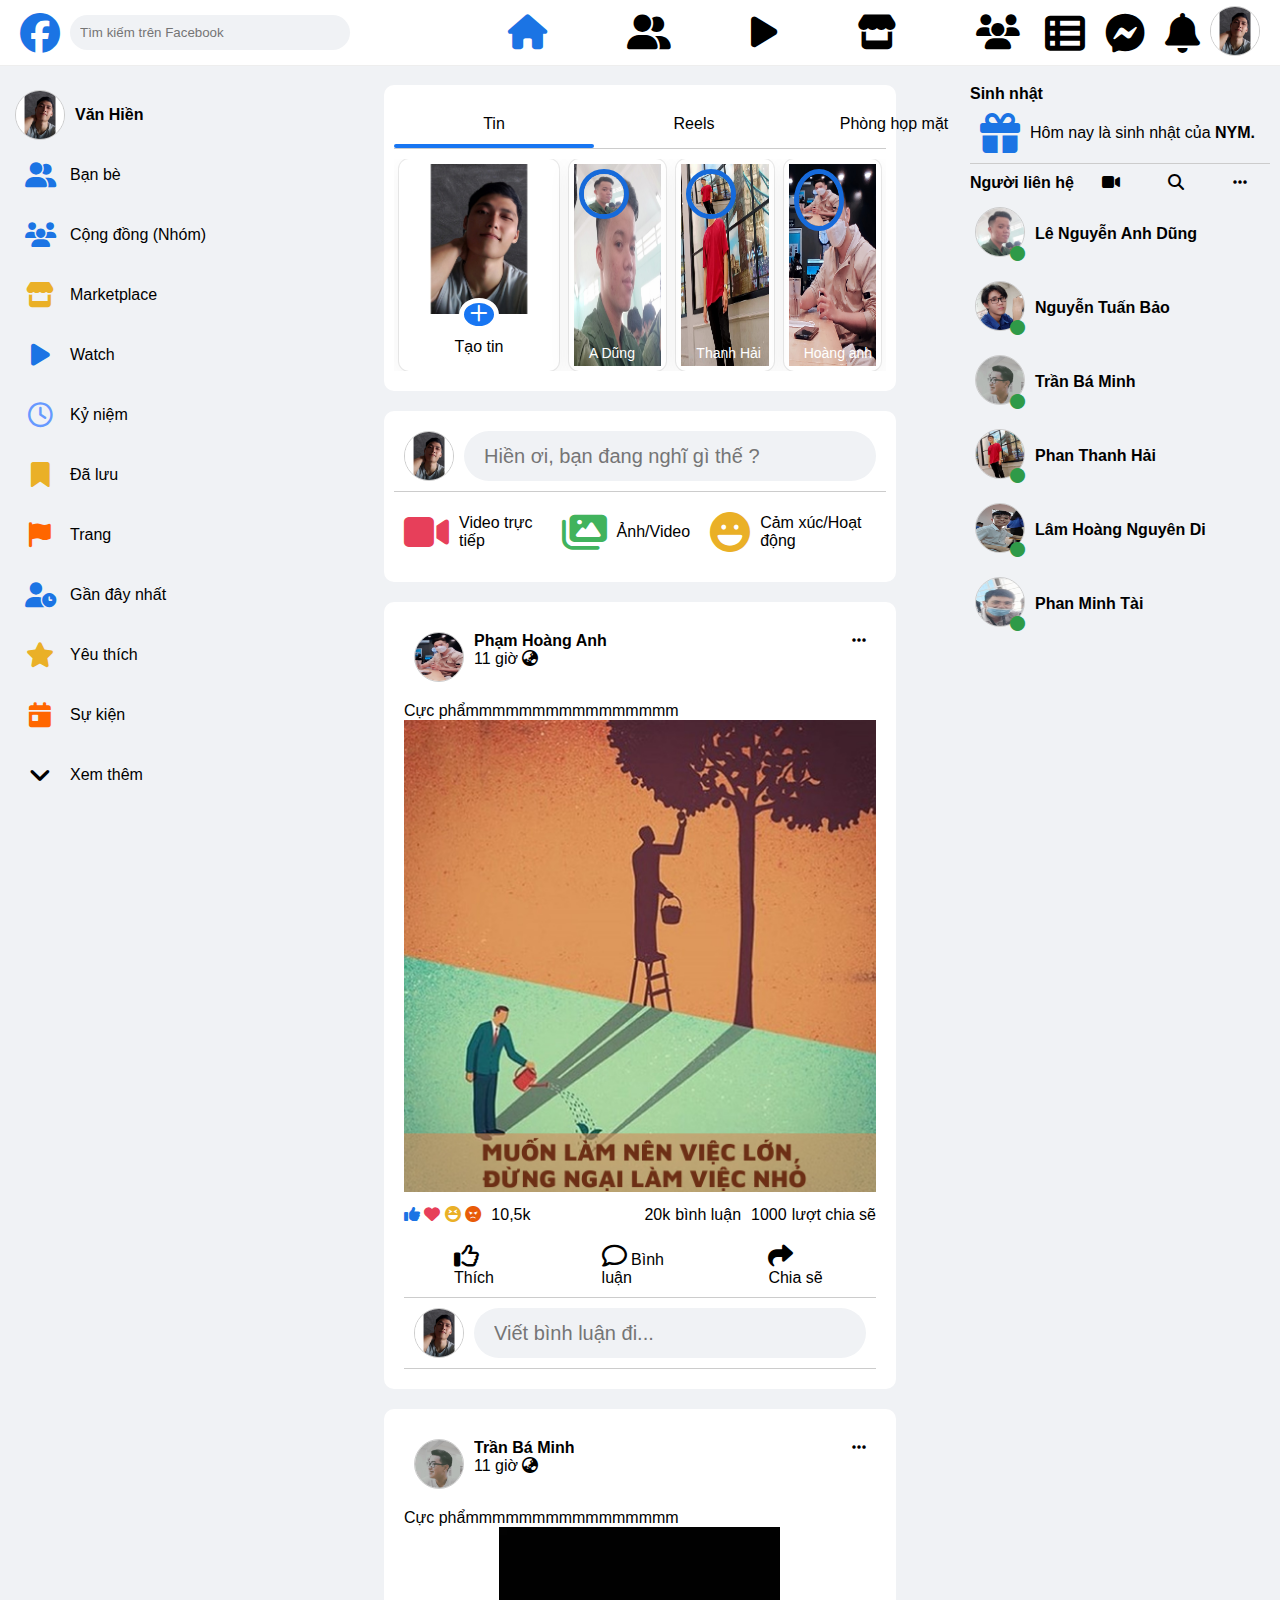
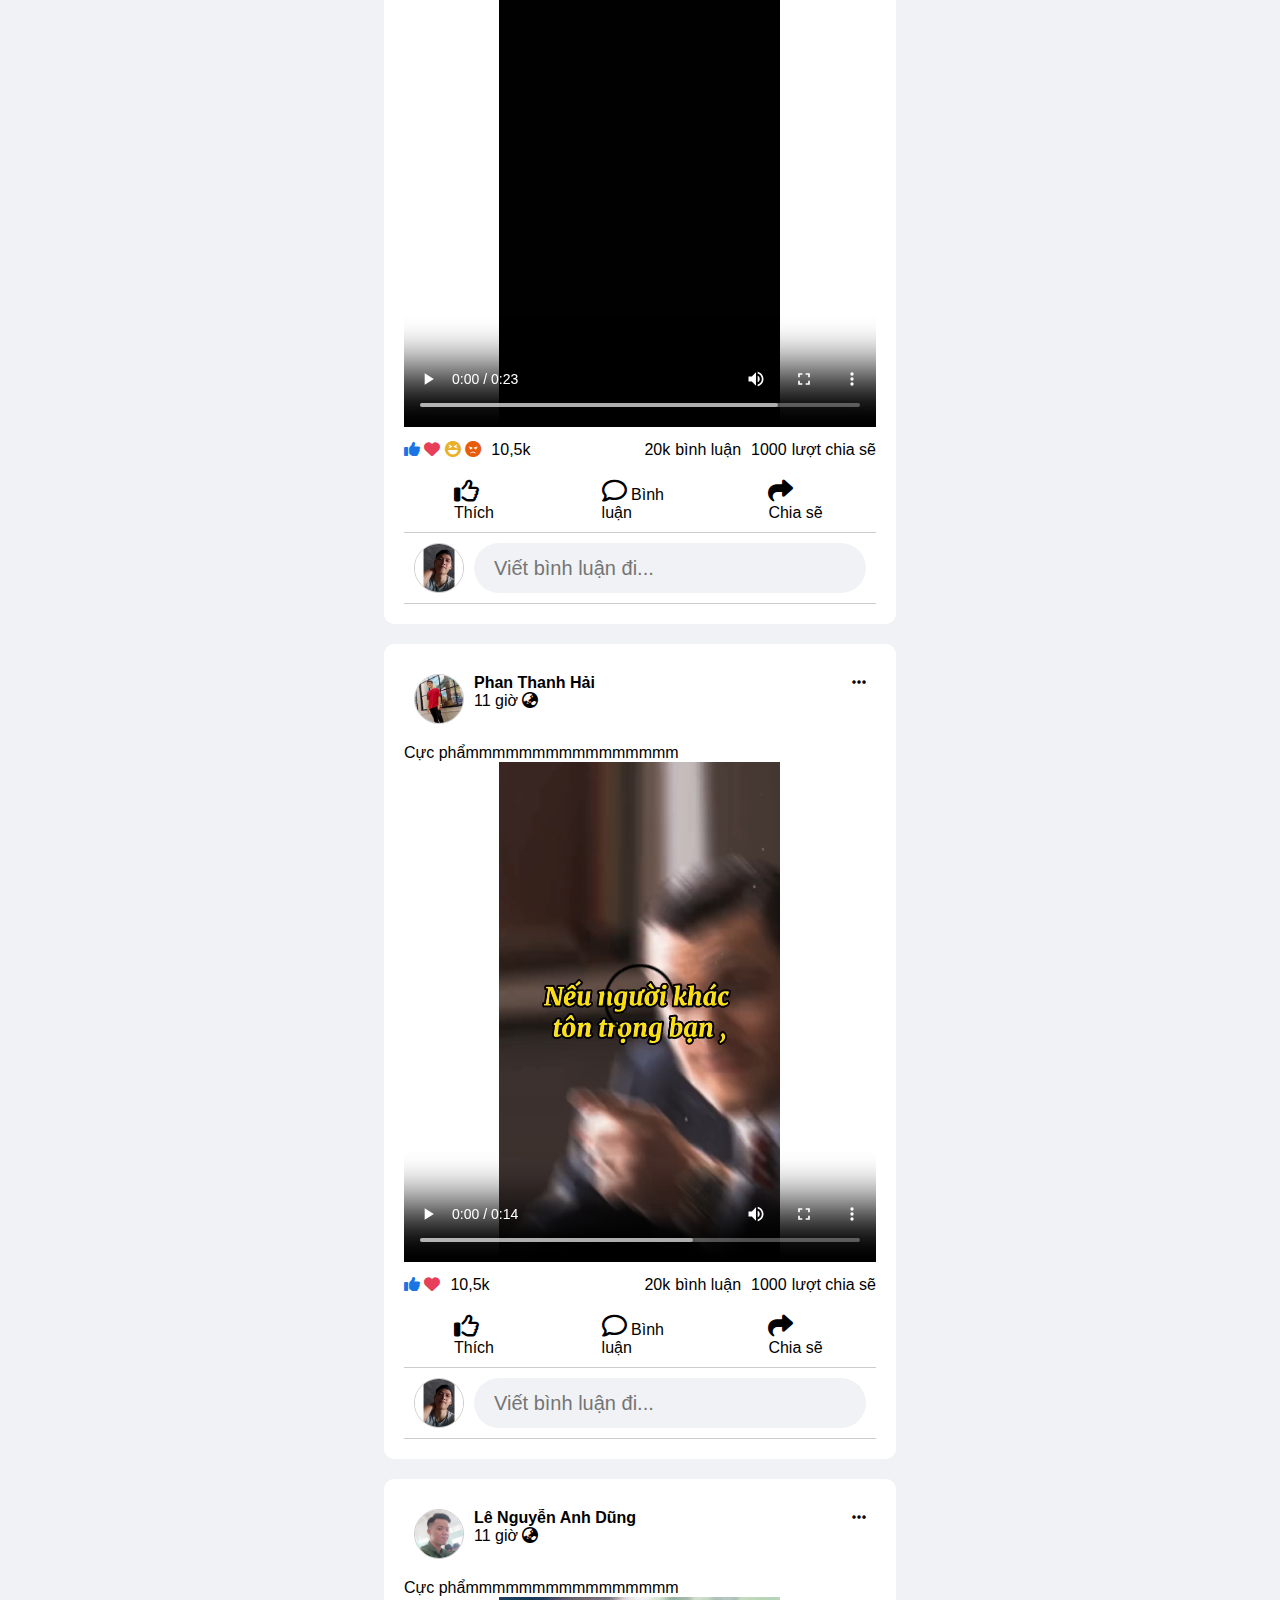
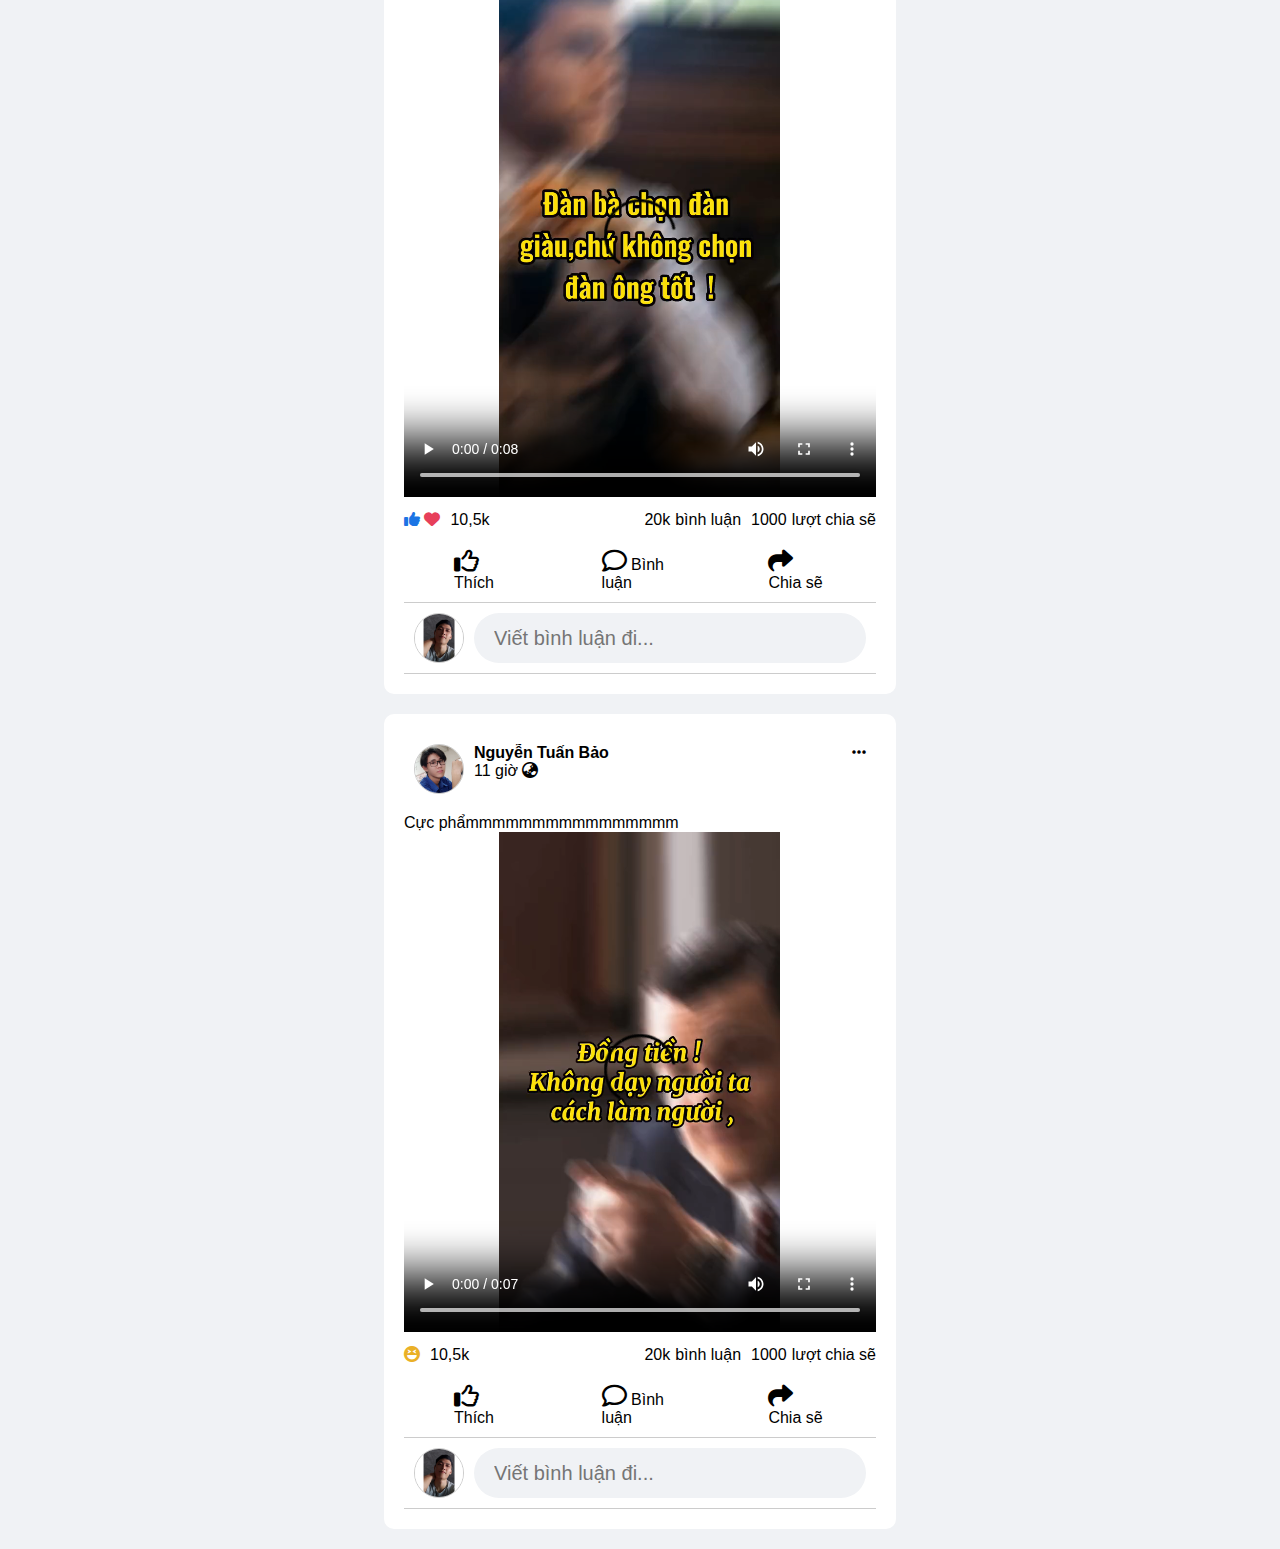
<file: index.html>
<!DOCTYPE html>
<html lang="en">

<head>
    <meta charset="UTF-8">
    <meta http-equiv="X-UA-Compatible" content="IE=edge">
    <meta name="viewport" content="width=device-width, initial-scale=1.0">
    
    <link rel="stylesheet" href="style.css">
    <link rel="stylesheet" href="https://cdnjs.cloudflare.com/ajax/libs/font-awesome/6.2.0/css/all.min.css">
    <script src="https://code.jquery.com/jquery-3.3.1.slim.min.js"
        integrity="sha384-q8i/X+965DzO0rT7abK41JStQIAqVgRVzpbzo5smXKp4YfRvH+8abtTE1Pi6jizo"
        crossorigin="anonymous"></script>
    <script src="https://cdn.jsdelivr.net/npm/popper.js@1.14.7/dist/umd/popper.min.js"
        integrity="sha384-UO2eT0CpHqdSJQ6hJty5KVphtPhzWj9WO1clHTMGa3JDZwrnQq4sF86dIHNDz0W1"
        crossorigin="anonymous"></script>
    <script src="https://cdn.jsdelivr.net/npm/bootstrap@4.3.1/dist/js/bootstrap.min.js"
        integrity="sha384-JjSmVgyd0p3pXB1rRibZUAYoIIy6OrQ6VrjIEaFf/nJGzIxFDsf4x0xIM+B07jRM"
        crossorigin="anonymous"></script>
    <title>CaCa</title>
</head>

<body>
    <div class="header">
        <div class="header__left">
            <i class="fab fa-facebook icon icon--blue"></i>
            <span class="groupSearch">

                <input type="text" class="search" placeholder="Tìm kiếm trên Facebook">
            </span>
        </div>
        <div class="header__center ">
            <a href="index.html" class="header__center__home">
                <i class="fas fa-home-lg-alt icon icon--bg icon--blue hover"></i>
            </a>
            <a href="Friends.html" class="header__center__home">
                <i class="fas fa-user-friends icon icon--bg hover"></i>
            </a>
            <a href="Watch.html" class="header__center__home">
                <i class="fas fa-play icon icon--bg hover"></i>
            </a>
            <a href="" class="header__center__home">
                <i class="fas fa-store icon icon--bg hover"></i>
            </a>
            <a href="" class="header__center__home">
                <i class="fas fa-users icon icon--bg hover"></i>
            </a>
        </div>
        <div class="header__right">
            <span class="">
                <i class="fas fa-th-list icon icon--p hover"></i>
            </span>
            <span id="messenger" onclick="ToggleMess()" class="messenger">
                <i class="fab fa-facebook-messenger icon icon--p hover"></i>

            </span>
            <span id="notification" onclick="ToggleNoti()" class="notification">
                <i class="fas fa-bell icon icon--p hover"></i>
            </span>
            <span class="">
                <a href="InfomationDetail.html"><img src="images/nvhh.jpg" alt="" class="avatar-icon icon--hover"></a>
            </span>
        </div>

    </div>
    <div id="messengerBox" class="messengerList hide">
        <div class="messengerList__head ">
            <h2>Chat</h2>
            <div class="groupBtn">
                <i class="fas fa-ellipsis-h icon--md icon-w icon--hover"></i>
                <i class="fas fa-expand-arrows-alt icon--md icon-w icon--hover"></i>
                <i class="fas fa-video icon--md icon-w icon--hover"></i>
            </div>
        </div>
        <div class="groupSearch mg-top-10">
            <input type="text" class="search " placeholder="Tìm kiếm trên Messenger">
        </div>
        <div class="statusPersonal__item mg-top-10">
            <img src="images/nvhh.jpg" alt="" class="avatar-icon icon--hover">
            <div class="groupName">
                <span class="groupName__item__name icon--red">
                    Cưới Vợ Giàu Group </span>
                <div class="groupName_item__time">
                    <span class="name icon--blue">Hien:</span>
                    <span class="mg-left-10px text-light">Haizz mệt mỏi quá đi...</span>
                </div>

            </div>
            <i class="fas fa-bell-slash icon-w iconAbsoluteActiveMess icon--md icon--gray"></i>
        </div>

        <div class="statusPersonal__item mg-top-10">
            <img src="images/nvhh.jpg" alt="" class="avatar-icon icon--hover">
            <div class="groupName">
                <span class="groupName__item__name text--light">
                    Văn Hiền </span>
                <div class="groupName_item__time">
                    <span class="name icon--blue">Văn Hiền:</span>
                    <span class="mg-left-10px text-light">Haizz mệt mỏi quá đi...</span>
                </div>

            </div>
            <i class="fas fa-bell-slash icon-w iconAbsoluteActiveMess icon--md icon--gray"></i>
        </div>

        <div class="statusPersonal__item mg-top-10">
            <img src="images/nvhh.jpg" alt="" class="avatar-icon icon--hover">
            <div class="groupName">
                <span class="groupName__item__name text--light">
                    Mụi Mụi </span>
                <div class="groupName_item__time">
                    <span class="name icon--blue">Tôi:</span>
                    <span class="mg-left-10px text-light">HaHa</span>
                </div>

            </div>
            <i class="far fa-check-circle icon-w iconAbsoluteActiveMess icon--md icon--gray"></i>
        </div>

        <div class="statusPersonal__item mg-top-10">
            <img src="images/nvhh.jpg" alt="" class="avatar-icon icon--hover">
            <div class="groupName">
                <span class="groupName__item__name text--light">
                    Đệ Đệ </span>
                <div class="groupName_item__time">
                    <span class="name icon--blue">Tôi:</span>
                    <span class="mg-left-10px text-light">Tôi đang nghiêm túc đấy</span>
                </div>

            </div>
            <i class="fas fa-check-circle icon-w iconAbsoluteActiveMess icon--md icon--gray"></i>
        </div>


    </div>
    <div id="notificationBox" class="messengerList hide">
        <div class="messengerList__head">
            <h2>Thông báo</h2>
            <div class="groupBtn">
                <i class="fas fa-video icon--md icon-w icon--hover"></i>
            </div>
        </div>
        <div class="messengerList__head__show mg-top-10">
            <span class="messengerList__head__show__item btn__sub--active icon--hover">Tất cả</span>
            <span class="messengerList__head__show__item icon--hover">Chưa đọc</span>
        </div>

        <div class="messengerList__head__history mg-top-10">
            <span class="messengerList__head__history__item icon--hover">Trước đó</span>
            <span class="messengerList__head__history__item icon--blue icon--hover">Xem tất cả</span>
        </div>

        <div class="groupSearch mg-top-10 ">
            <input type="text" class="search w-100" placeholder="Tìm kiếm trên Messenger">
        </div>
        <div class="statusPersonal__item GroupRelative mg-top-10">
            <span class="GroupRelative">
                <img src="images/nvhh.jpg" alt="" class="avatar-icon icon--hover ">
                <i class="fas fa-laugh-squint icon-w iconAbsolute icon--yellow icon--md"></i>
            </span>
            <div class="groupName mg-left-10">
                <span class="groupName__item__name text--light">
                    <span class="text--weight">Hot Girl</span> đã bày tỏ cảm xúc về một video: No Cap.
                </span>
                <div class="groupName_item__time">
                    <span class="mg-left-10px text-light icon--blue">1h trước</span>
                </div>
            </div>
            <i class="fas fa-circle icon-w iconActiveAbsolute"></i>
        </div>
        <div class="statusPersonal__item GroupRelative mg-top-10">
            <span class="GroupRelative">
                <img src="images/nvhh.jpg" alt="" class="avatar-icon icon--hover ">
                <i class="fas fa-birthday-cake icon-w iconAbsolute icon--pink"></i>
            </span>
            <div class="groupName">
                <span class="groupName__item__name text--light">
                    Sinh nhật của <span class="text--weight">Hot Girl</span> vào 01 tháng 01
                </span>
                <div class="groupName_item__time">
                    <span class="mg-left-10px text-light icon--blue">6h trước</span>
                </div>
            </div>
            <i class="fas fa-circle icon-w iconActiveAbsolute"></i>
        </div>
        <div class="statusPersonal__item GroupRelative mg-top-10">
            <span class="GroupRelative">
                <img src="images/nvhh.jpg" alt="" class="avatar-icon icon--hover ">
                <i class="fas fa-user-plus icon-w iconAbsoluteAdd icon--blue"></i>
            </span>
            <div class="groupName">
                <span class="groupName__item__name text--light">
                    <span class="text--weight">Tiểu Bạch</span> đã gửi lời mời kết bạn
                </span>
                <div class="groupName_item__time">
                    <span class="mg-left-10px text-light icon--blue">4 tuần trước</span>
                </div>
                <div class="d-flex mg-top-10">
                    <button class="btn--accept">Xác nhận</button>
                    <button class="btn--delete mg-left-10">Xóa</button>
                </div>
            </div>


            <i class="fas fa-circle icon-w iconActiveAbsolute"></i>
        </div>


    </div>
    <div class="container">
        <div class="container__left">
            <a href="InfomationDetail.html">
                <div class="container__left__item">

                    <img src="images/nvhh.jpg" alt="" class="avatar-icon icon--hover"
                        style="margin-right:10px; margin-left:5px; ">
                    <span class="text-bold">Văn Hiền</span>

                </div>
            </a>
            <div class="container__left__item">
                <i class="fas fa-user-friends icon-w icon--md icon--blue"></i>
                Bạn bè
            </div>
            <div class="container__left__item">
                <i class="fas fa-users  icon-w icon--md icon--blue"></i>
                Cộng đồng (Nhóm)
            </div>
            <div class="container__left__item">
                <i class="fas fa-store  icon-w icon--md icon--yellow"></i>
                Marketplace
            </div>
            <div class="container__left__item">
                <i class="fas fa-play icon-w icon--md icon--blue"></i>
                Watch
            </div>
            <div class="container__left__item">
                <i class="far fa-clock icon-w icon--md icon--bluee"></i>
                Kỷ niệm
            </div>
            <div class="container__left__item">
                <i class="fas fa-bookmark icon-w icon--md icon--yellow"></i>
                Đã lưu
            </div>
            <div class="container__left__item">
                <i class="fas fa-flag icon-w icon--md icon--orange"></i>
                Trang
            </div>
            <div class="container__left__item">
                <i class="fas fa-user-clock icon-w icon--md icon--blue"></i>
                Gần đây nhất
            </div>
            <div class="container__left__item">
                <i class="fas fa-star icon-w icon--md icon--yellow"></i>
                Yêu thích
            </div>
            <div class="container__left__item">
                <i class="fas fa-calendar-day icon-w icon--md icon--orange"></i>
                Sự kiện
            </div>

            <div class="container__left__item">
                <i class="fas fa-angle-down icon-w icon--md"></i>
                Xem thêm
            </div>
        </div>


        <div class="container__center">
            <div class="container__center_item">
                <div class="container__center__head">
                    <div class="content__head">
                        <div class="GroupRelative">
                            <span class="btn-text">Tin</span>
                            <span class="absolute__Item "></span>
                        </div>
                        <div class="GroupRelative">
                            <span class="btn-text">Reels</span>
                            <span class="absolute__Item hide"></span>

                        </div>
                        <div class="GroupRelative">
                            <span class="btn-text">Phòng họp mặt</span>
                            <span class="absolute__Item hide"></span>

                        </div>
                    </div>
                    <div class="content__body">
                        <div class="content__body__item">
                            <img src="images/nvhh.jpg" alt="" class="avatar icon--hover">
                            <span class="iconPlus">
                                <i class="far fa-plus icon-s"></i>
                            </span>
                            <p class="text">Tạo tin</p>
                        </div>
                        <div class="content__body__item">
                            <img src="images/lenguyenanhdung.jpg" alt="" class="avatar-story icon--hover">
                            <img src="images/lenguyenanhdung.jpg" alt="" class="icon-avatar icon--hover">
                            <p class="text-absolute">A Dũng</p>
                        </div>
                        <div class="content__body__item">
                            <img src="images/phanthanhhai.jpg" alt="" class="avatar-story icon--hover">
                            <img src="images/phanthanhhai.jpg" alt="" class="icon-avatar icon--hover">
                            <p class="text-absolute">Thanh Hải</p>
                        </div>
                        <div class="content__body__item">
                            <img src="images/pha.jpg" alt="" class="avatar-story icon--hover">
                            <img src="images/pha.jpg" alt="" class="icon-avatar icon--hover">
                            <p class="text-absolute">Hoàng anh</p>
                        </div>
                        

                        
                    </div>
                </div>

            </div>
            <div class="container__center_item mg-top-10">
                <div class="statusPersonal bd-bt p-10">
                    <img src="images/nvhh.jpg" alt="" class="avatar-icon icon--hover">
                    <input type="text" class="write-status" placeholder="Hiền ơi, bạn đang nghĩ gì thế ?">
                </div>
                <div class="uploadStatus">
                    <div class="uploadStatus__item">
                        <i class="fas fa-video icon icon--red"></i>
                        <span class="mg-left-10">Video trực tiếp</span>
                    </div>
                    <div class="uploadStatus__item">
                        <i class="fas fa-images icon icon--green"></i>
                        <span class="mg-left-10">Ảnh/Video</span>

                    </div>
                    <div class="uploadStatus__item">
                        <i class="fas fa-laugh icon icon--yellow"></i>
                        <span class="mg-left-10">Cảm xúc/Hoạt động</span>
                    </div>
                </div>
            </div>
            <div class="container__center_item mg-top-10">
                <div class="p-10">
                    <div class="statusPersonal__items">
                        <div class="statusPersonal__item">
                            <img controls src="images/pha.jpg" alt="" class="avatar-icon icon--hover">
                            <div class="groupName">
                                <span class="groupName__item__name">Phạm Hoàng Anh</span>
                                <div class="groupName_item__time">11 giờ <i class="fas fa-globe-asia icon--s"></i></div>
                            </div>
                        </div>
                        <div class="statusPersonal__item">
                            <i class="fas fa-ellipsis-h icon--s"></i>
                        </div>
                    </div>

                    <p class="statusText">Cực phẩmmmmmmmmmmmmmmmm</p>
                    <div class="">
                        <img src="images/chamngon1.jpg" alt="" style="width: 100%;">

                    </div>
                    <div class="interactive mg-top-10">
                        <div class="groupInteraction">
                            <div class="groupInteraction__item ">
                                <i class="fas fa-thumbs-up icon--blue"></i>
                                <i class="fas fa-heart icon--red"></i>
                                <i class="fas fa-laugh-squint icon--yellow"></i>
                                <i class="fas fa-angry icon--angry"></i>
                            </div>
                            <div class="groupInteraction__item mg-left-10">
                                10,5k
                            </div>
                        </div>
                        <div class="groupInteraction">
                            <div class="groupInteraction__item">
                                20k
                            </div>
                            <div class="groupInteraction__item mg-left-5">
                                bình luận
                            </div>
                            <div class="groupInteraction__item mg-left-10">
                                1000
                            </div>
                            <div class="groupInteraction__item mg-left-5">
                                lượt chia sẽ
                            </div>
                        </div>
                    </div>
                    <div class="interactiveBtn mg-top-10 bd-bt">
                        <div class="interactiveBtn__item">
                            <i class="far fa-thumbs-up icon--md"></i>
                            <span>Thích</span>
                        </div>
                        <div id="" onclick="CommentClick()" class="interactiveBtn__item commentAction">
                            <i class="far fa-comment icon--md"></i>
                            <span>Bình luận</span>
                        </div>
                        <div class="interactiveBtn__item">
                            <i class="fas fa-share icon--md"></i>
                            <span>Chia sẽ</span>
                        </div>
                    </div>
                    <div class="statusPersonal bd-bt p-10">
                        <img src="images/nvhh.jpg" alt="" class="avatar-icon icon--hover">
                        <input type="text" class="write-status" placeholder="Viết bình luận đi...">
                    </div>
                    <div id="" class="commentList hide comments bd-bt p-10  ">
                        <img src="images/nvhh.jpg" alt="" class="avatar-icon icon--hover">
                        <div class="comments__item mg-left-10">
                            <span class="name">Hien Ca</span>
                            <div class="comment__detail">OMG, Nữ</div>
                        </div>
                    </div>
                </div>

            </div>

            <div class="container__center_item mg-top-10">
                <div class="p-10">
                    <div class="statusPersonal__items">
                        <div class="statusPersonal__item">
                            <img controls src="images/tranbaminh.jpg" alt="" class="avatar-icon icon--hover">
                            <div class="groupName">
                                <span class="groupName__item__name">Trần Bá Minh</span>
                                <div class="groupName_item__time">11 giờ <i class="fas fa-globe-asia icon--s"></i></div>
                            </div>
                        </div>
                        <div class="statusPersonal__item">
                            <i class="fas fa-ellipsis-h icon--s"></i>
                        </div>
                    </div>

                    <p class="statusText">Cực phẩmmmmmmmmmmmmmmmm</p>
                        <video style="width:100%; height: 500px;" controls >
                            <source src="videos/anhbuongtayroido.mp4" type="video/mp4">
                        </video>
                    <div class="interactive mg-top-10">
                        <div class="groupInteraction">
                            <div class="groupInteraction__item ">
                                <i class="fas fa-thumbs-up icon--blue"></i>
                                <i class="fas fa-heart icon--red"></i>
                                <i class="fas fa-laugh-squint icon--yellow"></i>
                                <i class="fas fa-angry icon--angry"></i>
                            </div>
                            <div class="groupInteraction__item mg-left-10">
                                10,5k
                            </div>
                        </div>
                        <div class="groupInteraction">
                            <div class="groupInteraction__item">
                                20k
                            </div>
                            <div class="groupInteraction__item mg-left-5">
                                bình luận
                            </div>
                            <div class="groupInteraction__item mg-left-10">
                                1000
                            </div>
                            <div class="groupInteraction__item mg-left-5">
                                lượt chia sẽ
                            </div>
                        </div>
                    </div>
                    <div class="interactiveBtn mg-top-10 bd-bt">
                        <div class="interactiveBtn__item">
                            <i class="far fa-thumbs-up icon--md"></i>
                            <span>Thích</span>
                        </div>
                        <div id="" onclick="CommentClick()" class="interactiveBtn__item commentAction">
                            <i class="far fa-comment icon--md"></i>
                            <span>Bình luận</span>
                        </div>
                        <div class="interactiveBtn__item">
                            <i class="fas fa-share icon--md"></i>
                            <span>Chia sẽ</span>
                        </div>
                    </div>
                    <div class="statusPersonal bd-bt p-10">
                        <img src="images/nvhh.jpg" alt="" class="avatar-icon icon--hover">
                        <input type="text" class="write-status" placeholder="Viết bình luận đi...">
                    </div>
                    <div id="" class="commentList hide comments bd-bt p-10  ">
                        <img src="images/nvhh.jpg" alt="" class="avatar-icon icon--hover">
                        <div class="comments__item mg-left-10">
                            <span class="name">Hien Ca</span>
                            <div class="comment__detail">OMG, Nữ</div>
                        </div>
                    </div>
                </div>

            </div>
            <div class="container__center_item mg-top-10">
                <div class="p-10">
                    <div class="statusPersonal__items">
                        <div class="statusPersonal__item">
                            <img src="images/phanthanhhai.jpg" alt="" class="avatar-icon icon--hover">
                            <div class="groupName">
                                <span class="groupName__item__name">Phan Thanh Hải</span>
                                <div class="groupName_item__time">11 giờ <i class="fas fa-globe-asia icon--s"></i></div>
                            </div>
                        </div>
                        <div class="statusPersonal__item">
                            <i class="fas fa-ellipsis-h icon--s"></i>
                        </div>
                    </div>

                    <p class="statusText">Cực phẩmmmmmmmmmmmmmmmm</p>
                    <video style="width:100%; height: 500px;" controls >
                        <source src="videos/tontrong.mp4" type="video/mp4">
                    </video>
                    <div class="interactive mg-top-10">
                        <div class="groupInteraction">
                            <div class="groupInteraction__item">
                                <i class="fas fa-thumbs-up icon--blue"></i>
                                <i class="fas fa-heart icon--red"></i>

                            </div>
                            <div class="groupInteraction__item mg-left-10">
                                10,5k
                            </div>
                        </div>
                        <div class="groupInteraction">
                            <div class="groupInteraction__item">
                                20k
                            </div>
                            <div class="groupInteraction__item mg-left-5">
                                bình luận
                            </div>
                            <div class="groupInteraction__item mg-left-10">
                                1000
                            </div>
                            <div class="groupInteraction__item mg-left-5">
                                lượt chia sẽ
                            </div>
                        </div>
                    </div>
                    <div class="interactiveBtn mg-top-10 bd-bt">
                        <div class="interactiveBtn__item">
                            <i class="far fa-thumbs-up icon--md"></i>
                            <span>Thích</span>
                        </div>
                        <div id="" onclick="CommentClick()" class="interactiveBtn__item commentAction">
                            <i class="far fa-comment icon--md"></i>
                            <span>Bình luận</span>
                        </div>
                        <div class="interactiveBtn__item">
                            <i class="fas fa-share icon--md"></i>
                            <span>Chia sẽ</span>
                        </div>
                    </div>
                    <div class="statusPersonal bd-bt p-10">
                        <img src="images/nvhh.jpg" alt="" class="avatar-icon icon--hover">
                        <input type="text" class="write-status" placeholder="Viết bình luận đi...">
                    </div>
                    <div id="" class="commentList hide comments bd-bt p-10  ">
                        <img src="images/nvhh.jpg" alt="" class="avatar-icon icon--hover">
                        <div class="comments__item mg-left-10">
                            <span class="name">Hien Ca</span>
                            <div class="comment__detail">Một mình anh trong đêm thâu</div>
                        </div>
                    </div>
                </div>
            </div>

            <div class="container__center_item mg-top-10">
                <div class="p-10">
                    <div class="statusPersonal__items">
                        <div class="statusPersonal__item">
                            <img src="images/lenguyenanhdung.jpg" alt="" class="avatar-icon icon--hover">
                            <div class="groupName">
                                <span class="groupName__item__name">Lê Nguyễn Anh Dũng</span>
                                <div class="groupName_item__time">11 giờ <i class="fas fa-globe-asia icon--s"></i></div>
                            </div>
                        </div>
                        <div class="statusPersonal__item">
                            <i class="fas fa-ellipsis-h icon--s"></i>
                        </div>
                    </div>

                    <p class="statusText">Cực phẩmmmmmmmmmmmmmmmm</p>
                    <video style="width:100%; height: 500px;" controls >
                        <source src="videos/danba.mp4" type="video/mp4">
                    </video>
                    <div class="interactive mg-top-10">
                        <div class="groupInteraction">
                            <div class="groupInteraction__item">
                                <i class="fas fa-thumbs-up icon--blue"></i>
                                <i class="fas fa-heart icon--red"></i>

                            </div>
                            <div class="groupInteraction__item mg-left-10">
                                10,5k
                            </div>
                        </div>
                        <div class="groupInteraction">
                            <div class="groupInteraction__item">
                                20k
                            </div>
                            <div class="groupInteraction__item mg-left-5">
                                bình luận
                            </div>
                            <div class="groupInteraction__item mg-left-10">
                                1000
                            </div>
                            <div class="groupInteraction__item mg-left-5">
                                lượt chia sẽ
                            </div>
                        </div>
                    </div>
                    <div class="interactiveBtn mg-top-10 bd-bt">
                        <div class="interactiveBtn__item">
                            <i class="far fa-thumbs-up icon--md"></i>
                            <span>Thích</span>
                        </div>
                        <div id="" onclick="CommentClick()" class="interactiveBtn__item commentAction">
                            <i class="far fa-comment icon--md"></i>
                            <span>Bình luận</span>
                        </div>
                        <div class="interactiveBtn__item">
                            <i class="fas fa-share icon--md"></i>
                            <span>Chia sẽ</span>
                        </div>
                    </div>
                    <div class="statusPersonal bd-bt p-10">
                        <img src="images/nvhh.jpg" alt="" class="avatar-icon icon--hover">
                        <input type="text" class="write-status" placeholder="Viết bình luận đi...">
                    </div>
                    <div id="" class="commentList hide comments bd-bt p-10  ">
                        <img src="images/nvhh.jpg" alt="" class="avatar-icon icon--hover">
                        <div class="comments__item mg-left-10">
                            <span class="name">Hien Ca</span>
                            <div class="comment__detail">Một mình anh trong đêm thâu</div>
                        </div>
                    </div>
                </div>
            </div>
            <div class="container__center_item mg-top-10">
                <div class="p-10">
                    <div class="statusPersonal__items">
                        <div class="statusPersonal__item">
                            <img src="images/ntb.jpg" alt="" class="avatar-icon icon--hover">
                            <div class="groupName">
                                <span class="groupName__item__name">Nguyễn Tuấn Bảo</span>
                                <div class="groupName_item__time">11 giờ <i class="fas fa-globe-asia icon--s"></i>
                                </div>
                            </div>
                        </div>
                        <div class="statusPersonal__item">
                            <i class="fas fa-ellipsis-h icon--s"></i>
                        </div>
                    </div>

                    <p class="statusText">Cực phẩmmmmmmmmmmmmmmmm</p>
                    <video style="width:100%; height: 500px;"  controls >
                        <source src="videos/dongtien.mp4" type="video/mp4">
                    </video>
                    <div class="interactive mg-top-10">
                        <div class="groupInteraction">
                            <div class="groupInteraction__item">
                                <i class="fas fa-laugh-squint icon--yellow"></i>
                            </div>
                            <div class="groupInteraction__item mg-left-10">
                                10,5k
                            </div>
                        </div>
                        <div class="groupInteraction">
                            <div class="groupInteraction__item">
                                20k
                            </div>
                            <div class="groupInteraction__item mg-left-5">
                                bình luận
                            </div>
                            <div class="groupInteraction__item mg-left-10">
                                1000
                            </div>
                            <div class="groupInteraction__item mg-left-5">
                                lượt chia sẽ
                            </div>
                        </div>
                    </div>
                    <div class="interactiveBtn mg-top-10 bd-bt">
                        <div class="interactiveBtn__item">
                            <i class="far fa-thumbs-up icon--md"></i>
                            <span>Thích</span>
                        </div>
                        <div id="" onclick="CommentClick()" class="interactiveBtn__item commentAction">
                            <i class="far fa-comment icon--md"></i>
                            <span>Bình luận</span>
                        </div>
                        <div class="interactiveBtn__item">
                            <i class="fas fa-share icon--md"></i>
                            <span>Chia sẽ</span>
                        </div>
                    </div>
                    <div class="statusPersonal bd-bt p-10">
                        <img src="images/nvhh.jpg" alt="" class="avatar-icon icon--hover">
                        <input type="text" class="write-status" placeholder="Viết bình luận đi...">
                    </div>
                    <div id="" class=" commentList hide comments bd-bt p-10  ">
                        <img src="images/nvhh.jpg" alt="" class="avatar-icon icon--hover">
                        <div class="comments__item mg-left-10">
                            <span class="name">Hien Ca</span>
                            <div class="comment__detail">Chờ đợi...</div>
                        </div>
                    </div>
                </div>
            </div>
        </div>

        <div class="container__right">
            <span class="text-bold">Sinh nhật</span>
            <div class="Birthday bd-bt p-10" style="padding-top:0 ;">
                <div class="birthday__item mg-top-10">
                    <i class="fas fa-gift icon icon--blue"></i>
                    <div class="mg-left-10">
                        <span>Hôm nay là sinh nhật của</span>
                        <span class="text-bold">NYM.</span>
                    </div>
                </div>
            </div>
            <div class="friendsActive">
                <div class="friendsActive__head mg-top-10">
                    <div class="friendsActive__head_item text-bold">Người liên hệ</div>
                    <div class="friendsActive__head__item">
                        <i class="fas fa-video icon-w hover"></i>
                        <i class="fas fa-search icon-w hover"></i>
                        <i class="fas fa-ellipsis-h icon-w hover"></i>
                    </div>
                </div>
                <div class="friendsActive__head__body">
                    <div class="friendsActive__head__body__item  mg-top-10">
                        <div class="group__item">
                            <img src="images/lenguyenanhdung.jpg" alt="" class="avatar-icon icon--hover">
                            <i class="fas fa-circle iconActive"></i>
                        </div>
                        <span class="mg-left-10 text-bold">Lê Nguyễn Anh Dũng</span>
                    </div>
                    <div class="friendsActive__head__body__item  mg-top-10">
                        <div class="group__item">
                            <img src="images/ntb.jpg" alt="" class="avatar-icon icon--hover">
                            <i class="fas fa-circle iconActive"></i>
                        </div>
                        <span class="mg-left-10 text-bold">Nguyễn Tuấn Bảo</span>
                    </div>
                    <div class="friendsActive__head__body__item  mg-top-10">
                        <div class="group__item">
                            <img src="images/tranbaminh.jpg" alt="" class="avatar-icon icon--hover">
                            <i class="fas fa-circle iconActive"></i>
                        </div>
                        <span class="mg-left-10 text-bold">Trần Bá Minh</span>
                    </div>
                    <div class="friendsActive__head__body__item  mg-top-10">
                        <div class="group__item">
                            <img src="images/phanthanhhai.jpg" alt="" class="avatar-icon icon--hover">
                            <i class="fas fa-circle iconActive"></i>
                        </div>
                        <span class="mg-left-10 text-bold">Phan Thanh Hải</span>
                    </div>
                    <div class="friendsActive__head__body__item  mg-top-10">
                        <div class="group__item">
                            <img src="images/lhnd.jpg" alt="" class="avatar-icon icon--hover">
                            <i class="fas fa-circle iconActive"></i>
                        </div>
                        <span class="mg-left-10 text-bold">Lâm Hoàng Nguyên Di</span>
                    </div>
                    <div class="friendsActive__head__body__item  mg-top-10">
                        <div class="group__item">
                            <img src="images/pmt.jpg" alt="" class="avatar-icon icon--hover">
                            <i class="fas fa-circle iconActive"></i>
                        </div>
                        <span class="mg-left-10 text-bold">Phan Minh Tài</span>
                    </div>
                </div>
            </div>

        </div>

    </div>

    <script src="https://code.jquery.com/jquery-3.3.1.slim.min.js"
        integrity="sha384-q8i/X+965DzO0rT7abK41JStQIAqVgRVzpbzo5smXKp4YfRvH+8abtTE1Pi6jizo"
        crossorigin="anonymous"></script>
    <script src="https://cdn.jsdelivr.net/npm/popper.js@1.14.7/dist/umd/popper.min.js"
        integrity="sha384-UO2eT0CpHqdSJQ6hJty5KVphtPhzWj9WO1clHTMGa3JDZwrnQq4sF86dIHNDz0W1"
        crossorigin="anonymous"></script>
    <script src="https://cdn.jsdelivr.net/npm/bootstrap@4.3.1/dist/js/bootstrap.min.js"
        integrity="sha384-JjSmVgyd0p3pXB1rRibZUAYoIIy6OrQ6VrjIEaFf/nJGzIxFDsf4x0xIM+B07jRM"
        crossorigin="anonymous"></script>
    <script type="text/javascript" src="Javascript/index.js"></script>
</body>

</html>
</file>
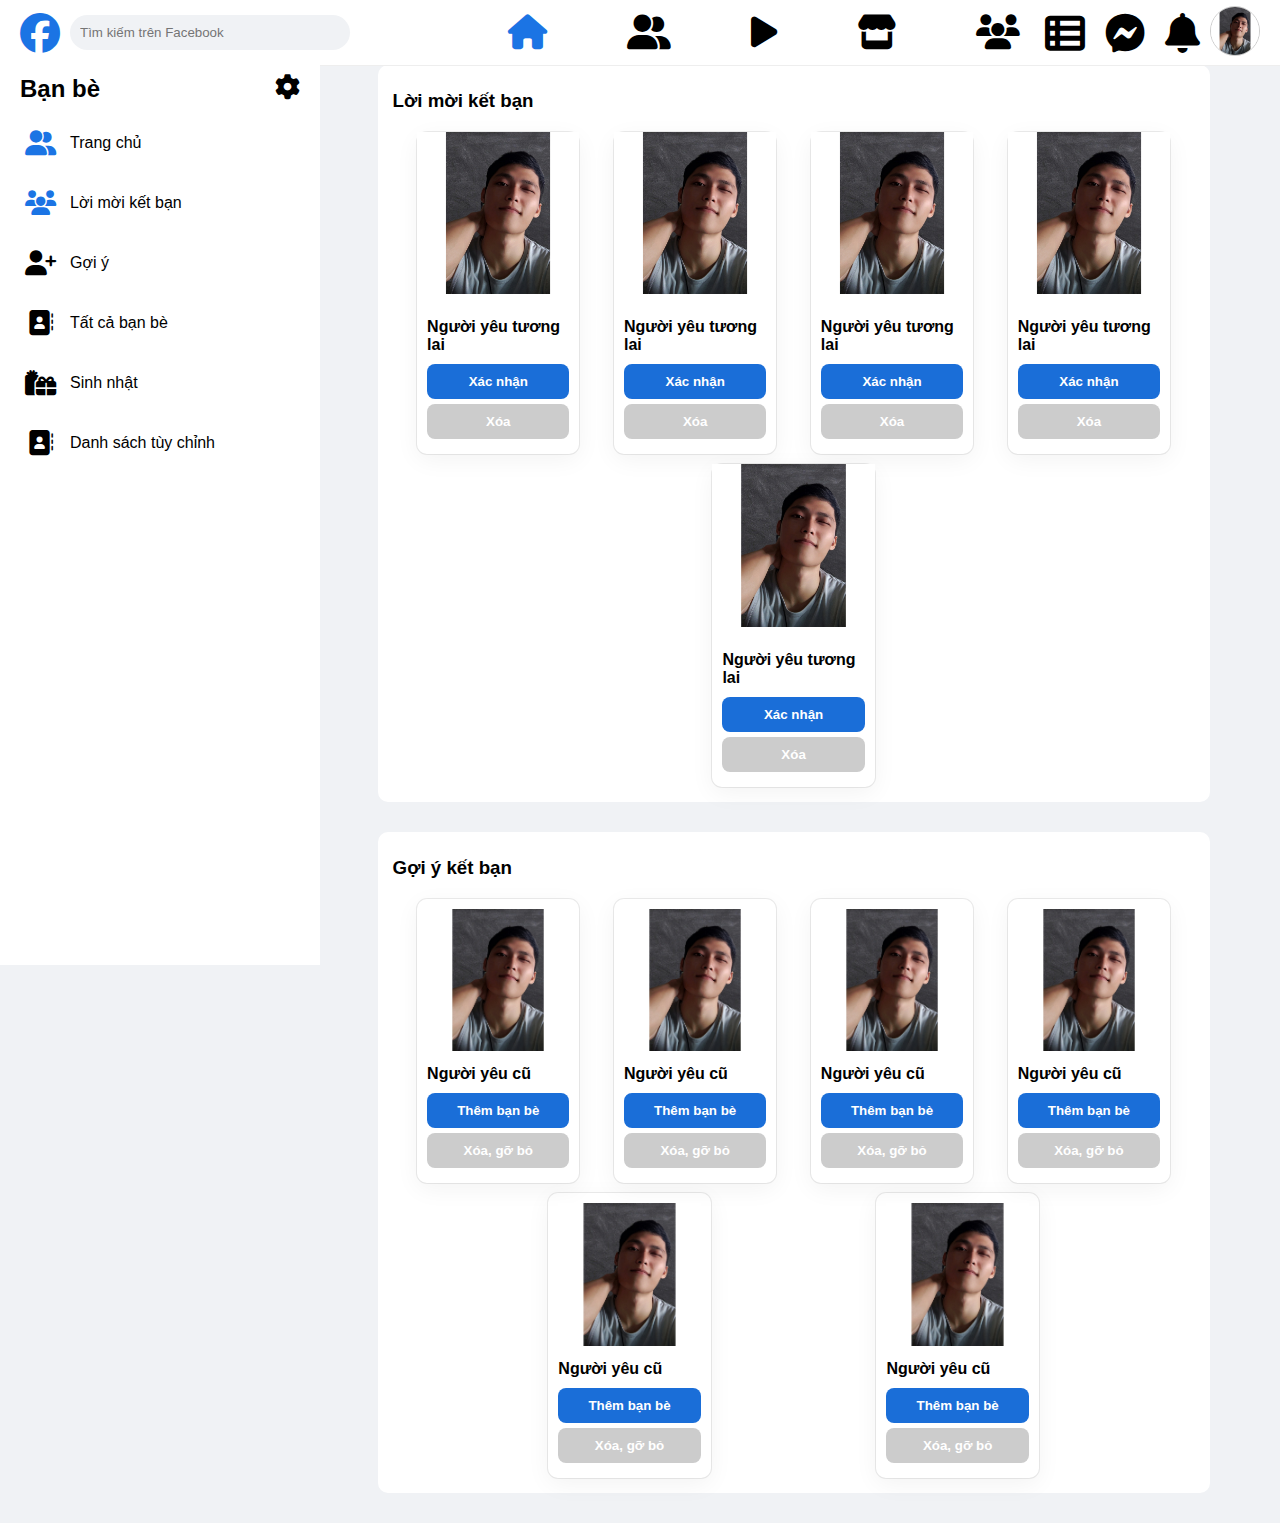
<file: Friends.html>
<!DOCTYPE html>
<html lang="en">

<head>
    <meta charset="UTF-8">
    <meta http-equiv="X-UA-Compatible" content="IE=edge">
    <meta name="viewport" content="width=device-width, initial-scale=1.0">
    <link rel="stylesheet" href="style.css">
    <link rel="stylesheet" href="Friends.css">
    <link rel="stylesheet" href="https://cdnjs.cloudflare.com/ajax/libs/font-awesome/6.2.0/css/all.min.css">
    <title>Facebook</title>
</head>

<body>
    <div class="header">
        <div class="header__left">
            <i class="fab fa-facebook icon icon--blue"></i>
            <span class="groupSearch">

                <input type="text" class="search" placeholder="Tìm kiếm trên Facebook">
            </span>
        </div>
        <div class="header__center ">
            <a href="index.html" class="header__center__home">
                <i class="fas fa-home-lg-alt icon icon--bg icon--blue"></i>
            </a>
            <a href="Friends.html" class="header__center__home">
                <i class="fas fa-user-friends icon icon--bg "></i>
            </a>
            <a href="Watch.html" class="header__center__home">
                <i class="fas fa-play icon icon--bg"></i>
            </a>
            <a href="" class="header__center__home">
                <i class="fas fa-store icon icon--bg"></i>
            </a>
            <a href="" class="header__center__home">
                <i class="fas fa-users icon icon--bg"></i>
            </a>
        </div>
        <div class="header__right">
            <span class="">
                <i class="fas fa-th-list icon icon--p hover"></i>
            </span>
            <span id="messenger" onclick="ToggleMess()" class="messenger">
                <i class="fab fa-facebook-messenger icon icon--p hover"></i>

            </span>
            <span id="notification" onclick="ToggleNoti()" class="notification">
                <i class="fas fa-bell icon icon--p hover"></i>
            </span>
            <span class="">
                <a href="InfomationDetail.html">
                    <img src="images/nvhh.jpg" alt="" class="avatar-icon icon--hover">
                </a>
            </span>
        </div>
        <div id="messengerBox" class="messengerList hide">
            <div class="messengerList__head ">
                <h2>Chat</h2>
                <div class="groupBtn">
                    <i class="fas fa-ellipsis-h icon--md icon-w icon--hover"></i>
                    <i class="fas fa-expand-arrows-alt icon--md icon-w icon--hover"></i>
                    <i class="fas fa-video icon--md icon-w icon--hover"></i>
                </div>
            </div>
            <div class="groupSearch mg-top-10">
                <input type="text" class="search " placeholder="Tìm kiếm trên Messenger">
            </div>
            <div class="statusPersonal__item mg-top-10">
                <img src="images/nvhh.jpg" alt="" class="avatar-icon icon--hover">
                <div class="groupName">
                    <span class="groupName__item__name icon--red">
                        Cưới Vợ Giàu Group </span>
                    <div class="groupName_item__time">
                        <span class="name icon--blue">Hien:</span>
                        <span class="mg-left-10px text-light">Haizz mệt mỏi quá đi...</span>
                    </div>
    
                </div>
                <i class="fas fa-bell-slash icon-w iconAbsoluteActiveMess icon--md icon--gray"></i>
            </div>
    
            <div class="statusPersonal__item mg-top-10">
                <img src="images/nvhh.jpg" alt="" class="avatar-icon icon--hover">
                <div class="groupName">
                    <span class="groupName__item__name text--light">
                        Văn Hiền </span>
                    <div class="groupName_item__time">
                        <span class="name icon--blue">Văn Hiền:</span>
                        <span class="mg-left-10px text-light">Haizz mệt mỏi quá đi...</span>
                    </div>
    
                </div>
                <i class="fas fa-bell-slash icon-w iconAbsoluteActiveMess icon--md icon--gray"></i>
            </div>
    
            <div class="statusPersonal__item mg-top-10">
                <img src="images/nvhh.jpg" alt="" class="avatar-icon icon--hover">
                <div class="groupName">
                    <span class="groupName__item__name text--light">
                        Mụi Mụi </span>
                    <div class="groupName_item__time">
                        <span class="name icon--blue">Tôi:</span>
                        <span class="mg-left-10px text-light">HaHa</span>
                    </div>
    
                </div>
                <i class="far fa-check-circle icon-w iconAbsoluteActiveMess icon--md icon--gray"></i>
            </div>
    
            <div class="statusPersonal__item mg-top-10">
                <img src="images/nvhh.jpg" alt="" class="avatar-icon icon--hover">
                <div class="groupName">
                    <span class="groupName__item__name text--light">
                        Đệ Đệ </span>
                    <div class="groupName_item__time">
                        <span class="name icon--blue">Tôi:</span>
                        <span class="mg-left-10px text-light">Tôi đang nghiêm túc đấy</span>
                    </div>
    
                </div>
                <i class="fas fa-check-circle icon-w iconAbsoluteActiveMess icon--md icon--gray"></i>
            </div>
    
    
        </div>
        <div id="notificationBox" class="messengerList hide">
            <div class="messengerList__head">
                <h2>Thông báo</h2>
                <div class="groupBtn">
                    <i class="fas fa-video icon--md icon-w icon--hover"></i>
                </div>
            </div>
            <div class="messengerList__head__show mg-top-10">
                <span class="messengerList__head__show__item btn__sub--active icon--hover">Tất cả</span>
                <span class="messengerList__head__show__item icon--hover">Chưa đọc</span>
            </div>
    
            <div class="messengerList__head__history mg-top-10">
                <span class="messengerList__head__history__item icon--hover">Trước đó</span>
                <span class="messengerList__head__history__item icon--blue icon--hover">Xem tất cả</span>
            </div>
    
            <div class="groupSearch mg-top-10 ">
                <input type="text" class="search w-100" placeholder="Tìm kiếm trên Messenger">
            </div>
            <div class="statusPersonal__item GroupRelative mg-top-10">
                <span class="GroupRelative">
                    <img src="images/nvhh.jpg" alt="" class="avatar-icon icon--hover ">
                    <i class="fas fa-laugh-squint icon-w iconAbsolute icon--yellow icon--md"></i>
                </span>
                <div class="groupName mg-left-10">
                    <span class="groupName__item__name text--light">
                        <span class="text--weight">Hot Girl</span> đã bày tỏ cảm xúc về một video: No Cap.
                    </span>
                    <div class="groupName_item__time">
                        <span class="mg-left-10px text-light icon--blue">1h trước</span>
                    </div>
                </div>
                <i class="fas fa-circle icon-w iconActiveAbsolute"></i>
            </div>
            <div class="statusPersonal__item GroupRelative mg-top-10">
                <span class="GroupRelative">
                    <img src="images/nvhh.jpg" alt="" class="avatar-icon icon--hover ">
                    <i class="fas fa-birthday-cake icon-w iconAbsolute icon--pink"></i>
                </span>
                <div class="groupName">
                    <span class="groupName__item__name text--light">
                        Sinh nhật của <span class="text--weight">Hot Girl</span> vào 01 tháng 01
                    </span>
                    <div class="groupName_item__time">
                        <span class="mg-left-10px text-light icon--blue">6h trước</span>
                    </div>
                </div>
                <i class="fas fa-circle icon-w iconActiveAbsolute"></i>
            </div>
            <div class="statusPersonal__item GroupRelative mg-top-10">
                <span class="GroupRelative">
                    <img src="images/nvhh.jpg" alt="" class="avatar-icon icon--hover ">
                    <i class="fas fa-user-plus icon-w iconAbsoluteAdd icon--blue"></i>
                </span>
                <div class="groupName">
                    <span class="groupName__item__name text--light">
                        <span class="text--weight">Tiểu Bạch</span> đã gửi lời mời kết bạn
                    </span>
                    <div class="groupName_item__time">
                        <span class="mg-left-10px text-light icon--blue">4 tuần trước</span>
                    </div>
                    <div class="d-flex mg-top-10">
                        <button class="btn--accept">Xác nhận</button>
                        <button class="btn--delete mg-left-10">Xóa</button>
                    </div>
                </div>
    
    
                <i class="fas fa-circle icon-w iconActiveAbsolute"></i>
            </div>
    
    
        </div>
    </div>
    <div class="container">
        <div class="container__left">
            <div class="container__left__item--head">
                <h2 class="text-bold">Bạn bè</h2>
                <div>
                    <i class="fas fa-cog icon--md icon--hover"></i>
                </div>
            </div>
            <div class="container__left__item">
                <i class="fas fa-user-friends icon-w icon--md icon--blue"></i>
                Trang chủ
            </div>
            <div class="container__left__item">
                <i class="fas fa-users  icon-w icon--md icon--blue"></i>
                Lời mời kết bạn
            </div>
            <div class="container__left__item">
                <i class="fas fa-user-plus icon--md icon-w"></i>
                Gợi ý
            </div>
            <div class="container__left__item">
                <i class="fas fa-address-book icon--md icon-w"></i>
                Tất cả bạn bè
            </div>
            <div class="container__left__item">
                <i class="fas fa-gifts icon--md icon-w"></i>
                Sinh nhật
            </div>
            <div class="container__left__item">
                <i class="fas fa-address-book icon--md icon-w"></i>
                Danh sách tùy chỉnh
            </div>
            
        </div>

        <div class="container__center">
            <div class="container__center__head">
                <h3 class="title">Lời mời kết bạn</h3>
                <div class="acceptFriendGroup">
                    <div class="acceptFriendGroup__item">
                        <img src="images/nvhh.jpg" alt="" class="avatar">
                        <div class="acceptFriendGroup__item__content">
                            <div class="name">Người yêu tương lai</div>
                            <button class="btn--accept">Xác nhận</button>
                            <button class="btn--delete">Xóa</button>
                        </div>
                    </div>
                    <div class="acceptFriendGroup__item">
                        <img src="images/nvhh.jpg" alt="" class="avatar">
                        <div class="acceptFriendGroup__item__content">
                            <div class="name">Người yêu tương lai</div>
                            <button class="btn--accept">Xác nhận</button>
                            <button class="btn--delete">Xóa</button>
                        </div>
                    </div>
                    <div class="acceptFriendGroup__item">
                        <img src="images/nvhh.jpg" alt="" class="avatar">
                        <div class="acceptFriendGroup__item__content">
                            <div class="name">Người yêu tương lai</div>
                            <button class="btn--accept">Xác nhận</button>
                            <button class="btn--delete">Xóa</button>
                        </div>
                    </div>
                    <div class="acceptFriendGroup__item">
                        <img src="images/nvhh.jpg" alt="" class="avatar">
                        <div class="acceptFriendGroup__item__content">
                            <div class="name">Người yêu tương lai</div>
                            <button class="btn--accept">Xác nhận</button>
                            <button class="btn--delete">Xóa</button>
                        </div>
                    </div>
                    <div class="acceptFriendGroup__item">
                        <img src="images/nvhh.jpg" alt="" class="avatar">
                        <div class="acceptFriendGroup__item__content">
                            <div class="name">Người yêu tương lai</div>
                            <button class="btn--accept">Xác nhận</button>
                            <button class="btn--delete">Xóa</button>
                        </div>
                    </div>
                </div>
                
            </div>
            <div class="container__center__head mg-top-30">
                <h3 class="title">Gợi ý kết bạn</h3>
                <div class="friendSuggestionGrouP">
                    <div class="friendSuggestionGrouP__item">
                        <img src="images/nvhh.jpg" alt="" class="avatar">
                        <div class="name">
                            Người yêu cũ
                        </div>
                        <button class="btn--accept">Thêm bạn bè</button>
                        <button class="btn--delete">Xóa, gỡ bỏ</button>

                    </div>
                    <div class="friendSuggestionGrouP__item">
                        <img src="images/nvhh.jpg" alt="" class="avatar">
                        <div class="name">
                            Người yêu cũ
                        </div>
                        <button class="btn--accept">Thêm bạn bè</button>
                        <button class="btn--delete">Xóa, gỡ bỏ</button>

                    </div>
                    <div class="friendSuggestionGrouP__item">
                        <img src="images/nvhh.jpg" alt="" class="avatar">
                        <div class="name">
                            Người yêu cũ
                        </div>
                        <button class="btn--accept">Thêm bạn bè</button>
                        <button class="btn--delete">Xóa, gỡ bỏ</button>

                    </div>
                    <div class="friendSuggestionGrouP__item">
                        <img src="images/nvhh.jpg" alt="" class="avatar">
                        <div class="name">
                            Người yêu cũ
                        </div>
                        <button class="btn--accept">Thêm bạn bè</button>
                        <button class="btn--delete">Xóa, gỡ bỏ</button>

                    </div>
                    <div class="friendSuggestionGrouP__item">
                        <img src="images/nvhh.jpg" alt="" class="avatar">
                        <div class="name">
                            Người yêu cũ
                        </div>
                        <button class="btn--accept">Thêm bạn bè</button>
                        <button class="btn--delete">Xóa, gỡ bỏ</button>

                    </div>
                    <div class="friendSuggestionGrouP__item">
                        <img src="images/nvhh.jpg" alt="" class="avatar">
                        <div class="name">
                            Người yêu cũ
                        </div>
                        <button class="btn--accept">Thêm bạn bè</button>
                        <button class="btn--delete">Xóa, gỡ bỏ</button>
                    </div>
                </div>
            </div>
        </div>
    </div>
    <script type="text/javascript" src="Javascript/index.js"></script>

</body>

</html>
</file>
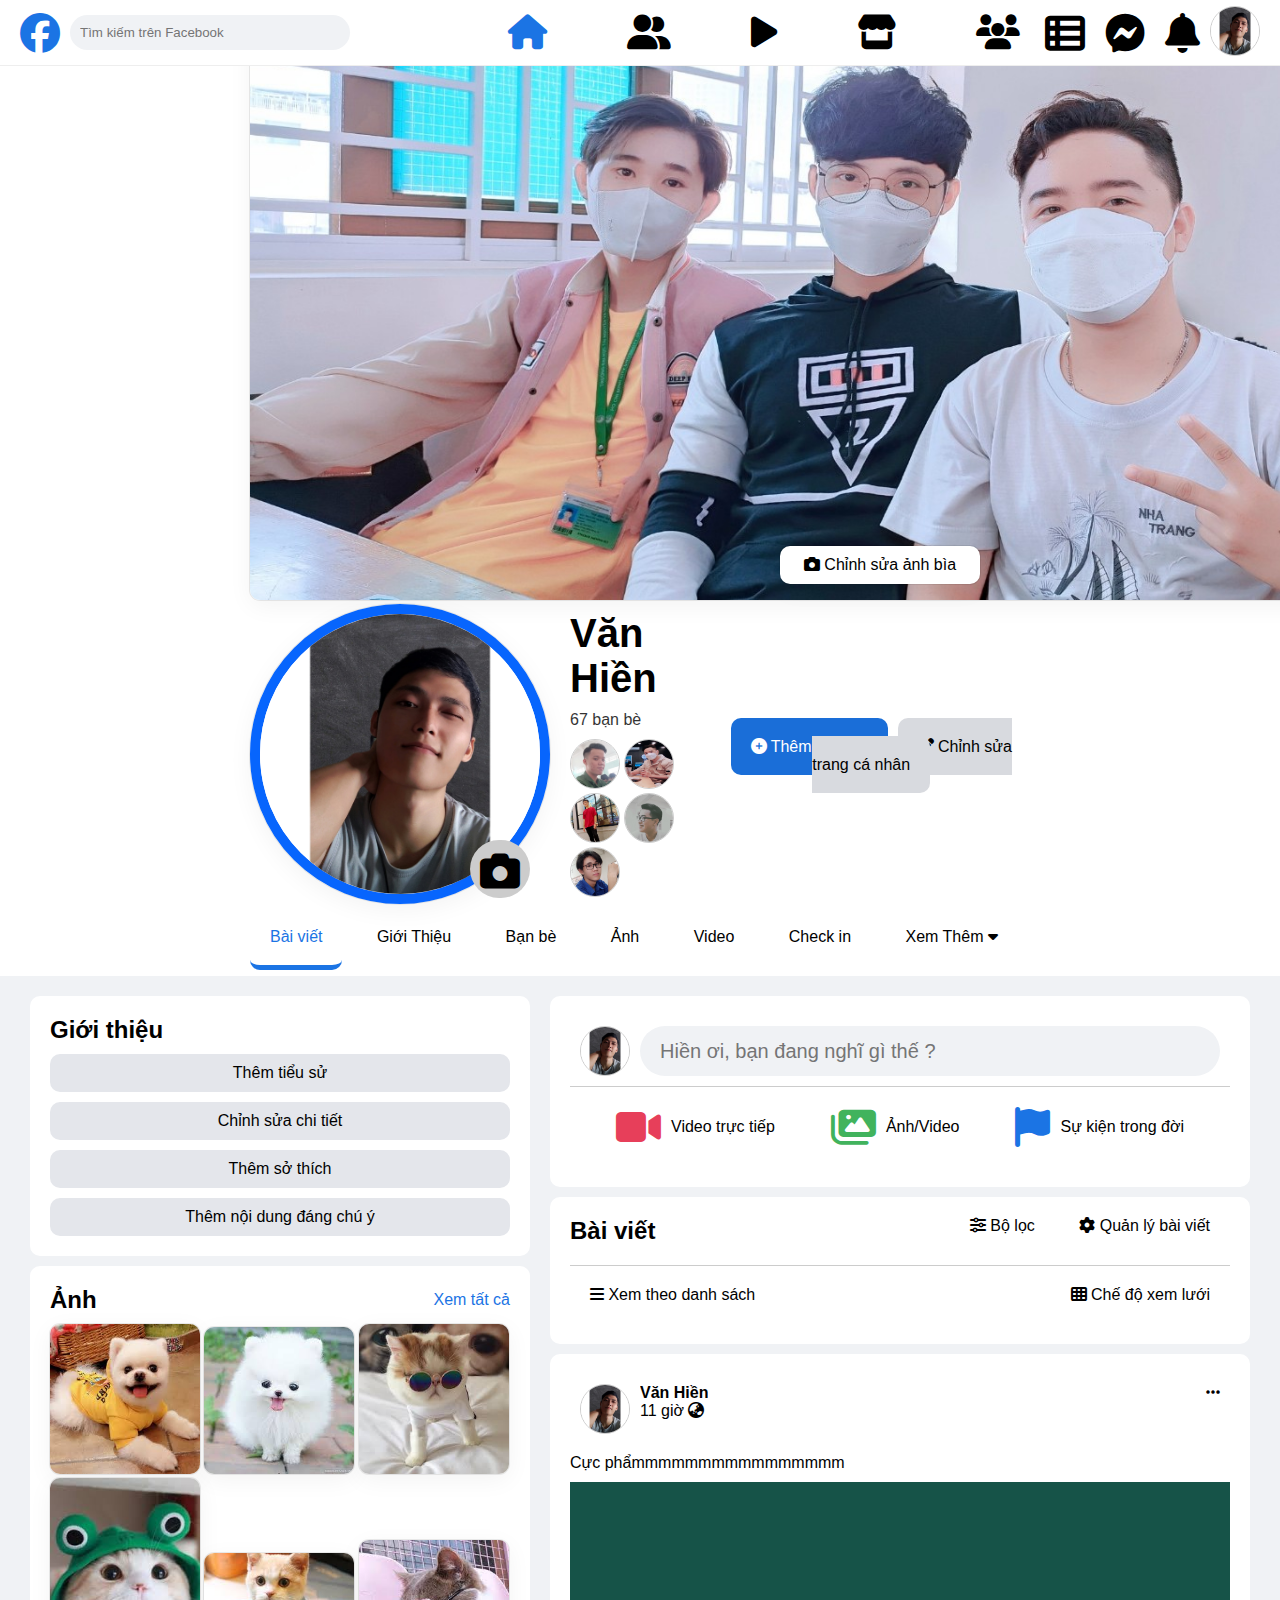
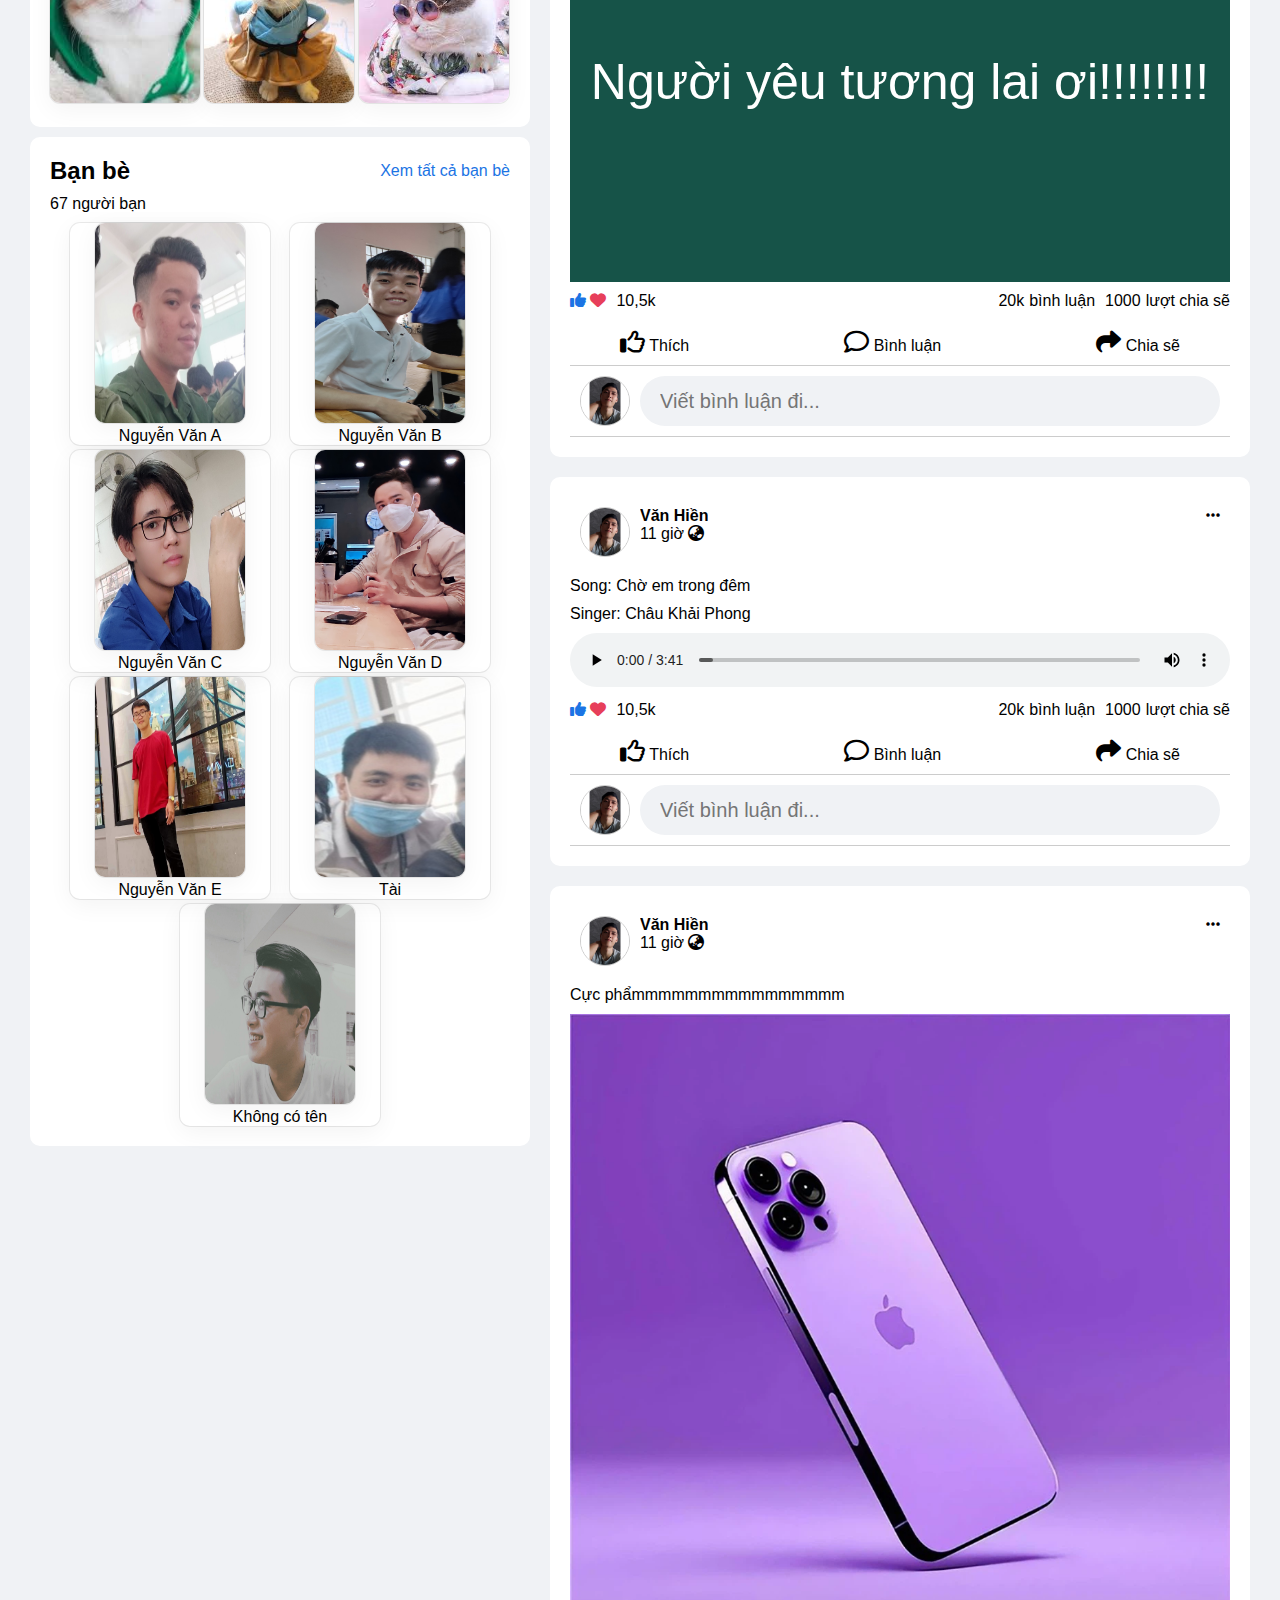
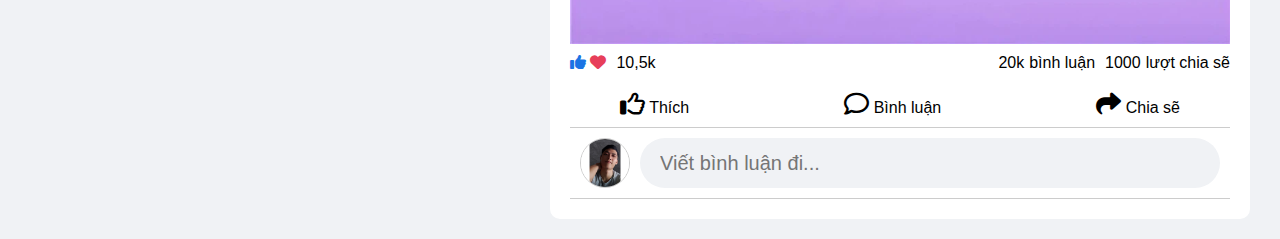
<file: InfomationDetail.html>
<!DOCTYPE html>
<html lang="en">

<head>
    <meta charset="UTF-8">
    <meta http-equiv="X-UA-Compatible" content="IE=edge">
    <meta name="viewport" content="width=device-width, initial-scale=1.0">
    <link rel="stylesheet" href="style.css">
    <link rel="stylesheet" href="InfomationDetial.css">
    <link rel="stylesheet" href="https://cdnjs.cloudflare.com/ajax/libs/font-awesome/6.2.0/css/all.min.css">
    <title>Facebook</title>
</head>

<body>
    <div class="header">
        <div class="header__left">
            <i class="fab fa-facebook icon icon--blue"></i>
            <span class="groupSearch">

                <input type="text" class="search" placeholder="Tìm kiếm trên Facebook">
            </span>
        </div>
        <div class="header__center ">
            <a href="index.html" class="header__center__home ">
                <i class="fas fa-home-lg-alt icon icon--bg icon--blue hover"></i>
            </a>
            <a href="Friends.html" class="header__center__home">
                <i class="fas fa-user-friends icon icon--bg  hover"></i>
            </a>
            <a href="Watch.html" class="header__center__home">
                <i class="fas fa-play icon icon--bg  hover"></i>
            </a>
            <a href="" class="header__center__home">
                <i class="fas fa-store icon icon--bg  hover"></i>
            </a>
            <a href="" class="header__center__home">
                <i class="fas fa-users icon icon--bg  hover"></i>
            </a>
        </div>
        <div class="header__right">
            <span class="">
                <i class="fas fa-th-list icon icon--p hover"></i>
            </span>
            <span id="messenger" onclick="ToggleMess()" class="messenger">
                <i class="fab fa-facebook-messenger icon icon--p hover"></i>

            </span>
            <span id="notification" onclick="ToggleNoti()" class="notification">
                <i class="fas fa-bell icon icon--p hover"></i>
            </span>
            <span class="">
                <img src="images/nvhh.jpg" alt="" class="avatar-icon icon--hover">
            </span>
        </div>
        <div id="messengerBox" class="messengerList hide">
            <div class="messengerList__head ">
                <h2>Chat</h2>
                <div class="groupBtn">
                    <i class="fas fa-ellipsis-h icon--md icon-w icon--hover"></i>
                    <i class="fas fa-expand-arrows-alt icon--md icon-w icon--hover"></i>
                    <i class="fas fa-video icon--md icon-w icon--hover"></i>
                </div>
            </div>
            <div class="groupSearch mg-top-10">
                <input type="text" class="search " placeholder="Tìm kiếm trên Messenger">
            </div>
            <div class="statusPersonal__item mg-top-10">
                <img src="images/nvhh.jpg" alt="" class="avatar-icon icon--hover">
                <div class="groupName">
                    <span class="groupName__item__name icon--red">
                        Cưới Vợ Giàu Group </span>
                    <div class="groupName_item__time">
                        <span class="name icon--blue">Hien:</span>
                        <span class="mg-left-10px text-light">Haizz mệt mỏi quá đi...</span>
                    </div>

                </div>
                <i class="fas fa-bell-slash icon-w iconAbsoluteActiveMess icon--md icon--gray"></i>
            </div>

            <div class="statusPersonal__item mg-top-10">
                <img src="images/nvhh.jpg" alt="" class="avatar-icon icon--hover">
                <div class="groupName">
                    <span class="groupName__item__name text--light">
                        Văn Hiền </span>
                    <div class="groupName_item__time">
                        <span class="name icon--blue">Văn Hiền:</span>
                        <span class="mg-left-10px text-light">Haizz mệt mỏi quá đi...</span>
                    </div>

                </div>
                <i class="fas fa-bell-slash icon-w iconAbsoluteActiveMess icon--md icon--gray"></i>
            </div>

            <div class="statusPersonal__item mg-top-10">
                <img src="images/nvhh.jpg" alt="" class="avatar-icon icon--hover">
                <div class="groupName">
                    <span class="groupName__item__name text--light">
                        Mụi Mụi </span>
                    <div class="groupName_item__time">
                        <span class="name icon--blue">Tôi:</span>
                        <span class="mg-left-10px text-light">HaHa</span>
                    </div>

                </div>
                <i class="far fa-check-circle icon-w iconAbsoluteActiveMess icon--md icon--gray"></i>
            </div>

            <div class="statusPersonal__item mg-top-10">
                <img src="images/nvhh.jpg" alt="" class="avatar-icon icon--hover">
                <div class="groupName">
                    <span class="groupName__item__name text--light">
                        Đệ Đệ </span>
                    <div class="groupName_item__time">
                        <span class="name icon--blue">Tôi:</span>
                        <span class="mg-left-10px text-light">Tôi đang nghiêm túc đấy</span>
                    </div>

                </div>
                <i class="fas fa-check-circle icon-w iconAbsoluteActiveMess icon--md icon--gray"></i>
            </div>


        </div>
        <div id="notificationBox" class="messengerList hide">
            <div class="messengerList__head">
                <h2>Thông báo</h2>
                <div class="groupBtn">
                    <i class="fas fa-video icon--md icon-w icon--hover"></i>
                </div>
            </div>
            <div class="messengerList__head__show mg-top-10">
                <span class="messengerList__head__show__item btn__sub--active icon--hover">Tất cả</span>
                <span class="messengerList__head__show__item icon--hover">Chưa đọc</span>
            </div>

            <div class="messengerList__head__history mg-top-10">
                <span class="messengerList__head__history__item icon--hover">Trước đó</span>
                <span class="messengerList__head__history__item icon--blue icon--hover">Xem tất cả</span>
            </div>

            <div class="groupSearch mg-top-10 ">
                <input type="text" class="search w-100" placeholder="Tìm kiếm trên Messenger">
            </div>
            <div class="statusPersonal__item GroupRelative mg-top-10">
                <span class="GroupRelative">
                    <img src="images/nvhh.jpg" alt="" class="avatar-icon icon--hover ">
                    <i class="fas fa-laugh-squint icon-w iconAbsolute icon--yellow icon--md"></i>
                </span>
                <div class="groupName mg-left-10">
                    <span class="groupName__item__name text--light">
                        <span class="text--weight">Hot Girl</span> đã bày tỏ cảm xúc về một video: No Cap.
                    </span>
                    <div class="groupName_item__time">
                        <span class="mg-left-10px text-light icon--blue">1h trước</span>
                    </div>
                </div>
                <i class="fas fa-circle icon-w iconActiveAbsolute"></i>
            </div>
            <div class="statusPersonal__item GroupRelative mg-top-10">
                <span class="GroupRelative">
                    <img src="images/nvhh.jpg" alt="" class="avatar-icon icon--hover ">
                    <i class="fas fa-birthday-cake icon-w iconAbsolute icon--pink"></i>
                </span>
                <div class="groupName">
                    <span class="groupName__item__name text--light">
                        Sinh nhật của <span class="text--weight">Hot Girl</span> vào 01 tháng 01
                    </span>
                    <div class="groupName_item__time">
                        <span class="mg-left-10px text-light icon--blue">6h trước</span>
                    </div>
                </div>
                <i class="fas fa-circle icon-w iconActiveAbsolute"></i>
            </div>
            <div class="statusPersonal__item GroupRelative mg-top-10">
                <span class="GroupRelative">
                    <img src="images/nvhh.jpg" alt="" class="avatar-icon icon--hover ">
                    <i class="fas fa-user-plus icon-w iconAbsoluteAdd icon--blue"></i>
                </span>
                <div class="groupName">
                    <span class="groupName__item__name text--light">
                        <span class="text--weight">Tiểu Bạch</span> đã gửi lời mời kết bạn
                    </span>
                    <div class="groupName_item__time">
                        <span class="mg-left-10px text-light icon--blue">4 tuần trước</span>
                    </div>
                    <div class="d-flex mg-top-10">
                        <button class="btn--accept">Xác nhận</button>
                        <button class="btn--delete mg-left-10">Xóa</button>
                    </div>
                </div>

                <i class="fas fa-circle icon-w iconActiveAbsolute"></i>
            </div>


        </div>
    </div>
    <div class="App">

        <div class="App__head">
            <div class="App__head__img GroupRelative">
                <img src="images/3boys.jpg" alt="PersonalPicture" class="personalAvatar__Main">
                <span class="btnUpdateAbsolute hover">
                    <i class="fas fa-camera"></i> Chỉnh sửa ảnh bìa
                </span>
            </div>
            <div class="App__head__update">
                <div class="App__head__update__item">
                    <div class="groupPersonal">
                        <span class="personalAvatar GroupRelative">
                            <img src="images/nvhh.jpg" alt="" class="  icon--hover">
                            <span class="iconAbsolutee">
                                <i class="fas fa-camera  icon"></i>
                            </span>
                        </span>
                        <div class="groupPersonal__item">
                            <div class="text-large ">Văn Hiền</div>
                            <div class="group__friendInfo mg-top-10">
                                <span class="quantity">67</span> bạn bè
                            </div>
                            <div class="group__friendAvatar mg-top-10 GroupRelative">
                                <img src="images/lenguyenanhdung.jpg" alt="" class="avatar-icon icon--hover">
                                <img src="images/pha.jpg" alt="" class="avatar-icon icon--hover ">
                                <img src="images/phanthanhhai.jpg" alt="" class="avatar-icon icon--hover ">
                                <img src="images/tranbaminh.jpg" alt="" class="avatar-icon icon--hover ">
                                <img src="images/ntb.jpg" alt="" class="avatar-icon icon--hover ">
                            </div>
                        </div>

                    </div>

                </div>
                <div class="App__head__update__item">
                    <span class="btn-addStory icon--hover">
                        <i class="fas fa-plus-circle "></i> Thêm vào tin
                    </span>
                    <span class="btn-updatePersonalPage icon--hover mg-left-10">
                        <i class="fas fa-pen"></i> Chỉnh sửa trang cá nhân
                    </span>
                </div>
            </div>

            <div class="App__head__groupBtn mg-top-10">
                <span class="btn__item btn-active">Bài viết</span>
                <span class="btn__item mg-left-10">Giới Thiệu</span>
                <span class="btn__item mg-left-10">Bạn bè</span>
                <span class="btn__item mg-left-10">Ảnh</span>
                <span class="btn__item mg-left-10">Video</span>
                <span class="btn__item mg-left-10">Check in</span>
                <span class="btn__item mg-left-10">Xem Thêm <i class="fas fa-caret-down"></i></span>
            </div>
        </div>

        <div class="App__content__main">
            <div class="App__content">
                <div class="App__content__left">
                    <div class="Introduction">
                        <h2>Giới thiệu</h2>
                        <div class="Introduction__btn mg-top-10">Thêm tiểu sử</div>
                        <div class="Introduction__btn mg-top-10">Chỉnh sửa chi tiết</div>
                        <div class="Introduction__btn mg-top-10">Thêm sở thích</div>
                        <div class="Introduction__btn mg-top-10">Thêm nội dung đáng chú ý</div>
                    </div>
                    <div class="ImageList mg-top-10">
                        <div class="ImageList__head">
                            <h2>Ảnh</h2>
                            <span class="viewAll icon--blue">Xem tất cả</span>
                        </div>
                        <div class="ImageList__body mg-top-10">
                            <img src="images/s.jfif" alt="" class="ImageList__body__item icon--hover">
                            <img src="images/aa.jfif" alt="" class="ImageList__body__item icon--hover">
                            <img src="images/pppp.jfif" alt="" class="ImageList__body__item icon--hover">
                            <img src="images/ssssssssss.jfif" alt="" class="ImageList__body__item icon--hover">
                            <img src="images/ppppppp.jfif" alt="" class="ImageList__body__item icon--hover">
                            <img src="images/p.jfif" alt="" class="ImageList__body__item icon--hover">

                        </div>
                    </div>
                    <div class="Friends mg-top-10">
                        <div class="Friend__head">
                            <h2>Bạn bè</h2>
                            <span class="viewAlL icon--blue">Xem tất cả bạn bè</span>
                        </div>
                        <div class="mg-top-10">
                            <span class="quantity">67</span>
                            người bạn
                        </div>
                        <div class="Friend__body">
                            <div class="Friend__body__item">
                                <img src="images/lenguyenanhdung.jpg" alt=""
                                    class="friend__img ImageList__body__item icon--hover">
                                <p class="">Nguyễn Văn A</p>
                            </div>
                            <div class="Friend__body__item">
                                <img src="images/lhnd.jpg" alt="" class="friend__img ImageList__body__item icon--hover">
                                <p class="">Nguyễn Văn B</p>
                            </div>
                            <div class="Friend__body__item">
                                <img src="images/ntb.jpg" alt="" class="friend__img ImageList__body__item icon--hover">
                                <p class="">Nguyễn Văn C</p>
                            </div>
                            <div class="Friend__body__item">
                                <img src="images/pha.jpg" alt="" class="friend__img ImageList__body__item icon--hover">
                                <p class="">Nguyễn Văn D</p>
                            </div>
                            <div class="Friend__body__item">
                                <img src="images/phanthanhhai.jpg" alt=""
                                    class="friend__img ImageList__body__item icon--hover">
                                <p class="">Nguyễn Văn E</p>
                            </div>
                            <div class="Friend__body__item">
                                <img src="images/pmt.jpg" alt="" class="friend__img ImageList__body__item icon--hover">
                                <p class="">Tài</p>
                            </div>
                            <div class="Friend__body__item">
                                <img src="images/tranbaminh.jpg" alt=""
                                    class="friend__img ImageList__body__item icon--hover">
                                <p class="">Không có tên</p>
                            </div>


                        </div>
                    </div>
                </div>

                <div class="App__content__right mg-left-20">
                    <div class="App__content__right__item">
                        <div class="statusPersonal bd-bt p-10">
                            <img src="images/nvhh.jpg" alt="" class="avatar-icon icon--hover">
                            <input type="text" class="write-status" placeholder="Hiền ơi, bạn đang nghĩ gì thế ?">
                        </div>
                        <div class="uploadStatus">
                            <div class="uploadStatus__item">
                                <i class="fas fa-video icon icon--red"></i>
                                <span class="mg-left-10">Video trực tiếp</span>
                            </div>
                            <div class="uploadStatus__item">
                                <i class="fas fa-images icon icon--green"></i>
                                <span class="mg-left-10">Ảnh/Video</span>

                            </div>
                            <div class="uploadStatus__item">
                                <i class="fas fa-flag icon icon--blue"></i>
                                <span class="mg-left-10">Sự kiện trong đời</span>
                            </div>
                        </div>
                    </div>

                    <div class="App__content__right__item mg-top-10">
                        <div class="App__content__right__item__head bd__bottom bd-bottom">
                            <h2 class="">Bài viết</h2>
                            <div class="group__item">
                                <span class="btn__item">
                                    <i class="fas fa-sliders-h"></i> Bộ lọc
                                </span>
                                <span class="btn__item">
                                    <i class="fas fa-cog"></i> Quản lý bài viết
                                </span>
                            </div>

                        </div>
                        <div class="App__content__right__item__head">
                            <span class="btn__item">
                                <i class="fas fa-bars"></i> Xem theo danh sách
                            </span>
                            <span class="btn__item">
                                <i class="fas fa-th"></i> Chế độ xem lưới
                            </span>
                        </div>
                    </div>





                    <div class="container__center_item mg-top-10">
                        <div class="p-10">
                            <div class="statusPersonal__items">
                                <div class="statusPersonal__item">
                                    <img src="images/nvhh.jpg" alt="" class="avatar-icon icon--hover">
                                    <div class="groupName">
                                        <span class="groupName__item__name">Văn Hiền</span>
                                        <div class="groupName_item__time">11 giờ <i
                                                class="fas fa-globe-asia icon--s"></i></div>
                                    </div>
                                </div>
                                <div class="statusPersonal__item">
                                    <i class="fas fa-ellipsis-h icon--s"></i>
                                </div>
                            </div>

                            <p class="statusText">Cực phẩmmmmmmmmmmmmmmmm</p>
                            <div class="statusContent text-center mg-top-10">
                                Người yêu tương lai ơi!!!!!!!!
                            </div>
                            <div class="interactive mg-top-10">
                                <div class="groupInteraction">
                                    <div class="groupInteraction__item">
                                        <i class="fas fa-thumbs-up icon--blue"></i>
                                        <i class="fas fa-heart icon--red"></i>

                                    </div>
                                    <div class="groupInteraction__item mg-left-10">
                                        10,5k
                                    </div>
                                </div>
                                <div class="groupInteraction">
                                    <div class="groupInteraction__item">
                                        20k
                                    </div>
                                    <div class="groupInteraction__item mg-left-5">
                                        bình luận
                                    </div>
                                    <div class="groupInteraction__item mg-left-10">
                                        1000
                                    </div>
                                    <div class="groupInteraction__item mg-left-5">
                                        lượt chia sẽ
                                    </div>
                                </div>
                            </div>
                            <div class="interactiveBtn mg-top-10 bd-bt">
                                <div class="interactiveBtn__item">
                                    <i class="far fa-thumbs-up icon--md"></i>
                                    <span>Thích</span>
                                </div>
                                <div id="" onclick="CommentClick()" class="interactiveBtn__item commentAction">
                                    <i class="far fa-comment icon--md"></i>
                                    <span>Bình luận</span>
                                </div>
                                <div class="interactiveBtn__item">
                                    <i class="fas fa-share icon--md"></i>
                                    <span>Chia sẽ</span>
                                </div>
                            </div>
                            <div class="statusPersonal bd-bt p-10">
                                <img src="images/nvhh.jpg" alt="" class="avatar-icon icon--hover">
                                <input type="text" class="write-status" placeholder="Viết bình luận đi...">
                            </div>
                            <div id="" class="commentList hide comments bd-bt p-10  ">
                                <img src="images/nvhh.jpg" alt="" class="avatar-icon icon--hover">
                                <div class="comments__item mg-left-10">
                                    <span class="name">Hien Ca</span>
                                    <div class="comment__detail">Một mình anh trong đêm thâu</div>
                                </div>
                            </div>
                        </div>
                    </div>

                    <div class="container__center_item mg-top-10">
                        <div class="p-10">
                            <div class="statusPersonal__items">
                                <div class="statusPersonal__item">
                                    <img src="images/nvhh.jpg" alt="" class="avatar-icon icon--hover">
                                    <div class="groupName">
                                        <span class="groupName__item__name">Văn Hiền</span>
                                        <div class="groupName_item__time">11 giờ <i
                                                class="fas fa-globe-asia icon--s"></i></div>
                                    </div>
                                </div>
                                <div class="statusPersonal__item">
                                    <i class="fas fa-ellipsis-h icon--s"></i>
                                </div>
                            </div>

                            <p class="statusText">Song: Chờ em trong đêm</p>
                            <p class="statusText">Singer: Châu Khải Phong</p>
                            <div class="mg-top-10">
                                <audio controls style="width:100%;">
                                    <source src="audio/choemtrongdem.mp3">
                                </audio>
                            </div>

                            <div class="interactive mg-top-10">
                                <div class="groupInteraction">
                                    <div class="groupInteraction__item">
                                        <i class="fas fa-thumbs-up icon--blue"></i>
                                        <i class="fas fa-heart icon--red"></i>

                                    </div>
                                    <div class="groupInteraction__item mg-left-10">
                                        10,5k
                                    </div>
                                </div>
                                <div class="groupInteraction">
                                    <div class="groupInteraction__item">
                                        20k
                                    </div>
                                    <div class="groupInteraction__item mg-left-5">
                                        bình luận
                                    </div>
                                    <div class="groupInteraction__item mg-left-10">
                                        1000
                                    </div>
                                    <div class="groupInteraction__item mg-left-5">
                                        lượt chia sẽ
                                    </div>
                                </div>
                            </div>
                            <div class="interactiveBtn mg-top-10 bd-bt">
                                <div class="interactiveBtn__item">
                                    <i class="far fa-thumbs-up icon--md"></i>
                                    <span>Thích</span>
                                </div>
                                <div id="" onclick="CommentClick()" class="interactiveBtn__item commentAction">
                                    <i class="far fa-comment icon--md"></i>
                                    <span>Bình luận</span>
                                </div>
                                <div class="interactiveBtn__item">
                                    <i class="fas fa-share icon--md"></i>
                                    <span>Chia sẽ</span>
                                </div>
                            </div>
                            <div class="statusPersonal bd-bt p-10">
                                <img src="images/nvhh.jpg" alt="" class="avatar-icon icon--hover">
                                <input type="text" class="write-status" placeholder="Viết bình luận đi...">
                            </div>
                            <div id="" class="commentList hide comments bd-bt p-10  ">
                                <img src="images/nvhh.jpg" alt="" class="avatar-icon icon--hover">
                                <div class="comments__item mg-left-10">
                                    <span class="name">Hien Ca</span>
                                    <div class="comment__detail">Một mình anh trong đêm thâu</div>
                                </div>
                            </div>
                        </div>
                    </div>

                    <div class="container__center_item mg-top-10">
                        <div class="p-10">
                            <div class="statusPersonal__items">
                                <div class="statusPersonal__item">
                                    <img src="images/nvhh.jpg" alt="" class="avatar-icon icon--hover">
                                    <div class="groupName">
                                        <span class="groupName__item__name">Văn Hiền</span>
                                        <div class="groupName_item__time">11 giờ <i
                                                class="fas fa-globe-asia icon--s"></i></div>
                                    </div>
                                </div>
                                <div class="statusPersonal__item">
                                    <i class="fas fa-ellipsis-h icon--s"></i>
                                </div>
                            </div>

                            <p class="statusText">Cực phẩmmmmmmmmmmmmmmmm</p>
                            <div class="statusContent text-center mg-top-10">
                                <img src="images/iPhone-14-Pro-Max.png" alt="" style="width:100%;">
                            </div>
                            <div class="interactive mg-top-10">
                                <div class="groupInteraction">
                                    <div class="groupInteraction__item">
                                        <i class="fas fa-thumbs-up icon--blue"></i>
                                        <i class="fas fa-heart icon--red"></i>

                                    </div>
                                    <div class="groupInteraction__item mg-left-10">
                                        10,5k
                                    </div>
                                </div>
                                <div class="groupInteraction">
                                    <div class="groupInteraction__item">
                                        20k
                                    </div>
                                    <div class="groupInteraction__item mg-left-5">
                                        bình luận
                                    </div>
                                    <div class="groupInteraction__item mg-left-10">
                                        1000
                                    </div>
                                    <div class="groupInteraction__item mg-left-5">
                                        lượt chia sẽ
                                    </div>
                                </div>
                            </div>
                            <div class="interactiveBtn mg-top-10 bd-bt">
                                <div class="interactiveBtn__item">
                                    <i class="far fa-thumbs-up icon--md"></i>
                                    <span>Thích</span>
                                </div>
                                <div id="" onclick="CommentClick()" class="interactiveBtn__item commentAction">
                                    <i class="far fa-comment icon--md"></i>
                                    <span>Bình luận</span>
                                </div>
                                <div class="interactiveBtn__item">
                                    <i class="fas fa-share icon--md"></i>
                                    <span>Chia sẽ</span>
                                </div>
                            </div>
                            <div class="statusPersonal bd-bt p-10">
                                <img src="images/nvhh.jpg" alt="" class="avatar-icon icon--hover">
                                <input type="text" class="write-status" placeholder="Viết bình luận đi...">
                            </div>
                            <div id="" class="commentList hide comments bd-bt p-10  ">
                                <img src="images/nvhh.jpg" alt="" class="avatar-icon icon--hover">
                                <div class="comments__item mg-left-10">
                                    <span class="name">Hien Ca</span>
                                    <div class="comment__detail">Một mình anh trong đêm thâu</div>
                                </div>
                            </div>
                        </div>
                    </div>
                </div>
            </div>
        </div>


    </div>
    </div>
    <script type="text/javascript" src="Javascript/index.js"></script>

</body>

</html>
</file>
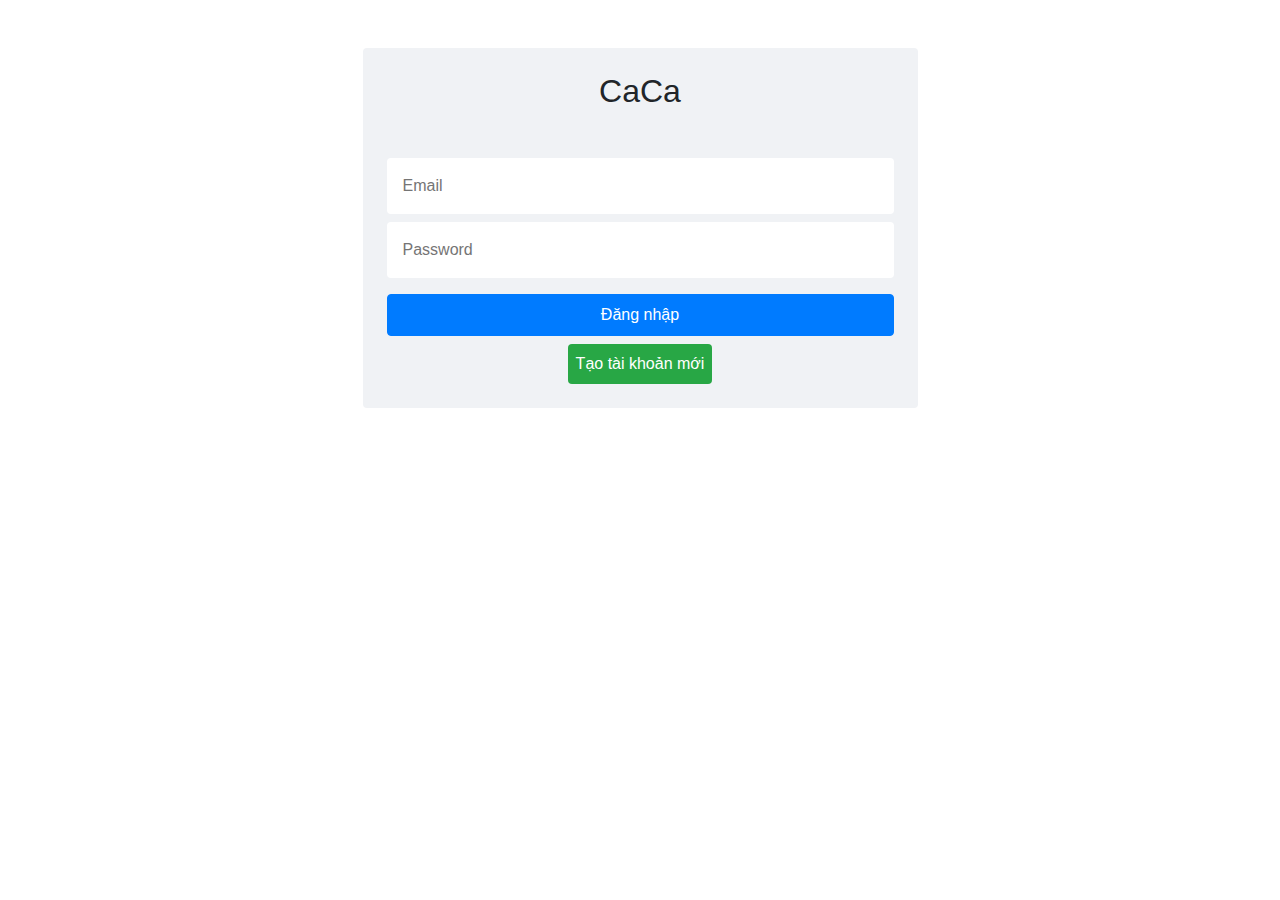
<file: signin.html>
<!DOCTYPE html>
<html lang="en">

<head>
    <meta charset="UTF-8">
    <meta http-equiv="X-UA-Compatible" content="IE=edge">
    <meta name="viewport" content="width=device-width, initial-scale=1.0">
    <link rel="stylesheet" href="https://cdnjs.cloudflare.com/ajax/libs/font-awesome/5.15.4/css/all.min.css" />
    <link rel="stylesheet" href="https://cdn.jsdelivr.net/npm/bootstrap@4.3.1/dist/css/bootstrap.min.css"
        integrity="sha384-ggOyR0iXCbMQv3Xipma34MD+dH/1fQ784/j6cY/iJTQUOhcWr7x9JvoRxT2MZw1T" crossorigin="anonymous">
    <title>Đăng nhập CaCa</title>
</head>

<body>

    <div class="container text-center mt-5">
        <form action="" method="">
            <div class=" w-50 p-4 h-100 d-inline-block m-auto rounded" style="background-color:#F0F2F5">
                <h2 class="text-center mb-5 ">CaCa</h2>
                <div class="row mb-3 ">
                    <div class="col col-lg-12">
                        <input type="text" class="shadow-none rounded border-0 w-100 p-3" placeholder="Email">
                    </div>
                    <div class="col col-lg-12 mt-2 ">
                        <input type="text" class="shadow-none rounded border-0 w-100 p-3" placeholder="Password">
                    </div>
                </div>
                <button class="btn btn-primary p-2 w-100">Đăng nhập</button>
                <a href="signup.html " class="text-white d-inline-block bg-success p-2 rounded mt-2">Tạo tài khoản mới</a>

            </div>
        </form>
    </div>




    <script src="https://code.jquery.com/jquery-3.3.1.slim.min.js"
        integrity="sha384-q8i/X+965DzO0rT7abK41JStQIAqVgRVzpbzo5smXKp4YfRvH+8abtTE1Pi6jizo"
        crossorigin="anonymous"></script>
    <script src="https://cdn.jsdelivr.net/npm/popper.js@1.14.7/dist/umd/popper.min.js"
        integrity="sha384-UO2eT0CpHqdSJQ6hJty5KVphtPhzWj9WO1clHTMGa3JDZwrnQq4sF86dIHNDz0W1"
        crossorigin="anonymous"></script>
    <script src="https://cdn.jsdelivr.net/npm/bootstrap@4.3.1/dist/js/bootstrap.min.js"
        integrity="sha384-JjSmVgyd0p3pXB1rRibZUAYoIIy6OrQ6VrjIEaFf/nJGzIxFDsf4x0xIM+B07jRM"
        crossorigin="anonymous"></script>
</body>

</html>
</file>
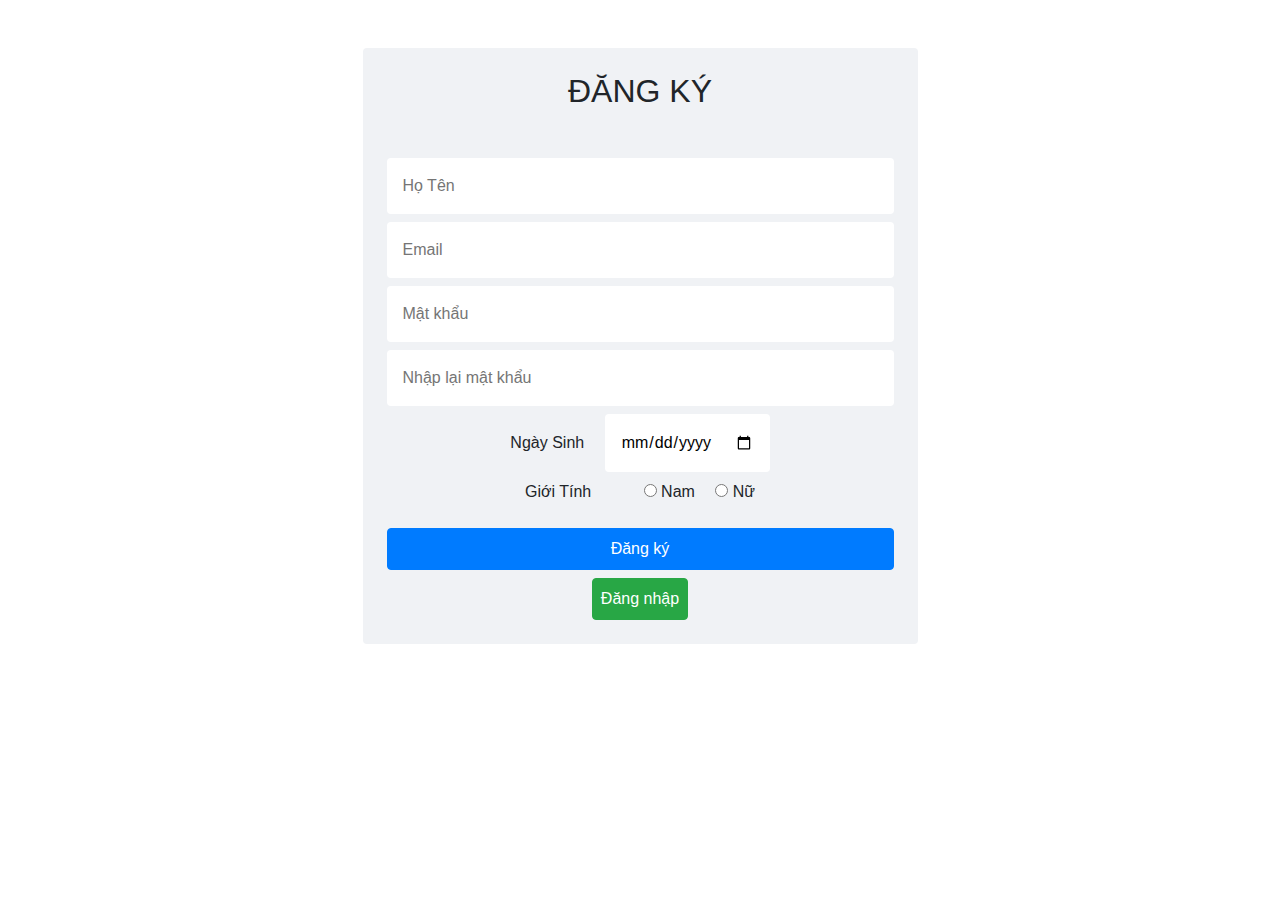
<file: signup.html>
<!DOCTYPE html>
<html lang="en">
<head>
    <meta charset="UTF-8">
    <meta http-equiv="X-UA-Compatible" content="IE=edge">
    <meta name="viewport" content="width=device-width, initial-scale=1.0">
    <link rel="stylesheet" href="https://cdnjs.cloudflare.com/ajax/libs/font-awesome/5.15.4/css/all.min.css" />
    <link rel="stylesheet" href="https://cdn.jsdelivr.net/npm/bootstrap@4.3.1/dist/css/bootstrap.min.css"
        integrity="sha384-ggOyR0iXCbMQv3Xipma34MD+dH/1fQ784/j6cY/iJTQUOhcWr7x9JvoRxT2MZw1T" crossorigin="anonymous">
    <title>Document</title>
</head>
<body>
    <div class="container text-center mt-5 ">
        <form action="" method="">
            <div class=" w-50 p-4 m-auto rounded " style="background-color:#F0F2F5">
                <h2 class="text-center mb-5">ĐĂNG KÝ</h2>
                <div class="row mb-4 ">
                    <div class="col col-lg-12">
                        <input type="text" class="shadow-none border-0 rounded w-100 p-3" placeholder="Họ Tên">
                    </div>
                    <div class="col col-lg-12 mt-2">
                        <input type="text" class="shadow-none border-0 rounded w-100 p-3" placeholder="Email">
                    </div>
                    <div class="col col-lg-12 mt-2 ">
                        <input type="text" class="shadow-none border-0 rounded w-100 p-3" placeholder="Mật khẩu">
                    </div>
                    <div class="col col-lg-12 mt-2 ">
                        <input type="text" class="shadow-none border-0 rounded w-100 p-3" placeholder="Nhập lại mật khẩu">
                    </div>
                    <div class="col col-lg-12 mt-2 ">
                        <span >Ngày Sinh</span> <input type="date" class="border-0 shadow-none rounded ml-3 p-3" >
                    </div>
                    <div class="col col-lg-12 mt-2 ">
                        <span class="mr-5">Giới Tính</span>
                        <input type="radio" name="gioitinh" class="" > Nam
                        <input type="radio" name="gioitinh" class="ml-3" >  Nữ

                    </div>
                </div>
                <button class="btn btn-primary p-2 w-100">Đăng ký</button>
                <button class="btn btn-success p-2 mt-2">Đăng nhập</button>

            </div>
        </form>
    </div>



    <script src="https://code.jquery.com/jquery-3.3.1.slim.min.js"
        integrity="sha384-q8i/X+965DzO0rT7abK41JStQIAqVgRVzpbzo5smXKp4YfRvH+8abtTE1Pi6jizo"
        crossorigin="anonymous"></script>
    <script src="https://cdn.jsdelivr.net/npm/popper.js@1.14.7/dist/umd/popper.min.js"
        integrity="sha384-UO2eT0CpHqdSJQ6hJty5KVphtPhzWj9WO1clHTMGa3JDZwrnQq4sF86dIHNDz0W1"
        crossorigin="anonymous"></script>
    <script src="https://cdn.jsdelivr.net/npm/bootstrap@4.3.1/dist/js/bootstrap.min.js"
        integrity="sha384-JjSmVgyd0p3pXB1rRibZUAYoIIy6OrQ6VrjIEaFf/nJGzIxFDsf4x0xIM+B07jRM"
        crossorigin="anonymous"></script>
</body>
</html>
</file>
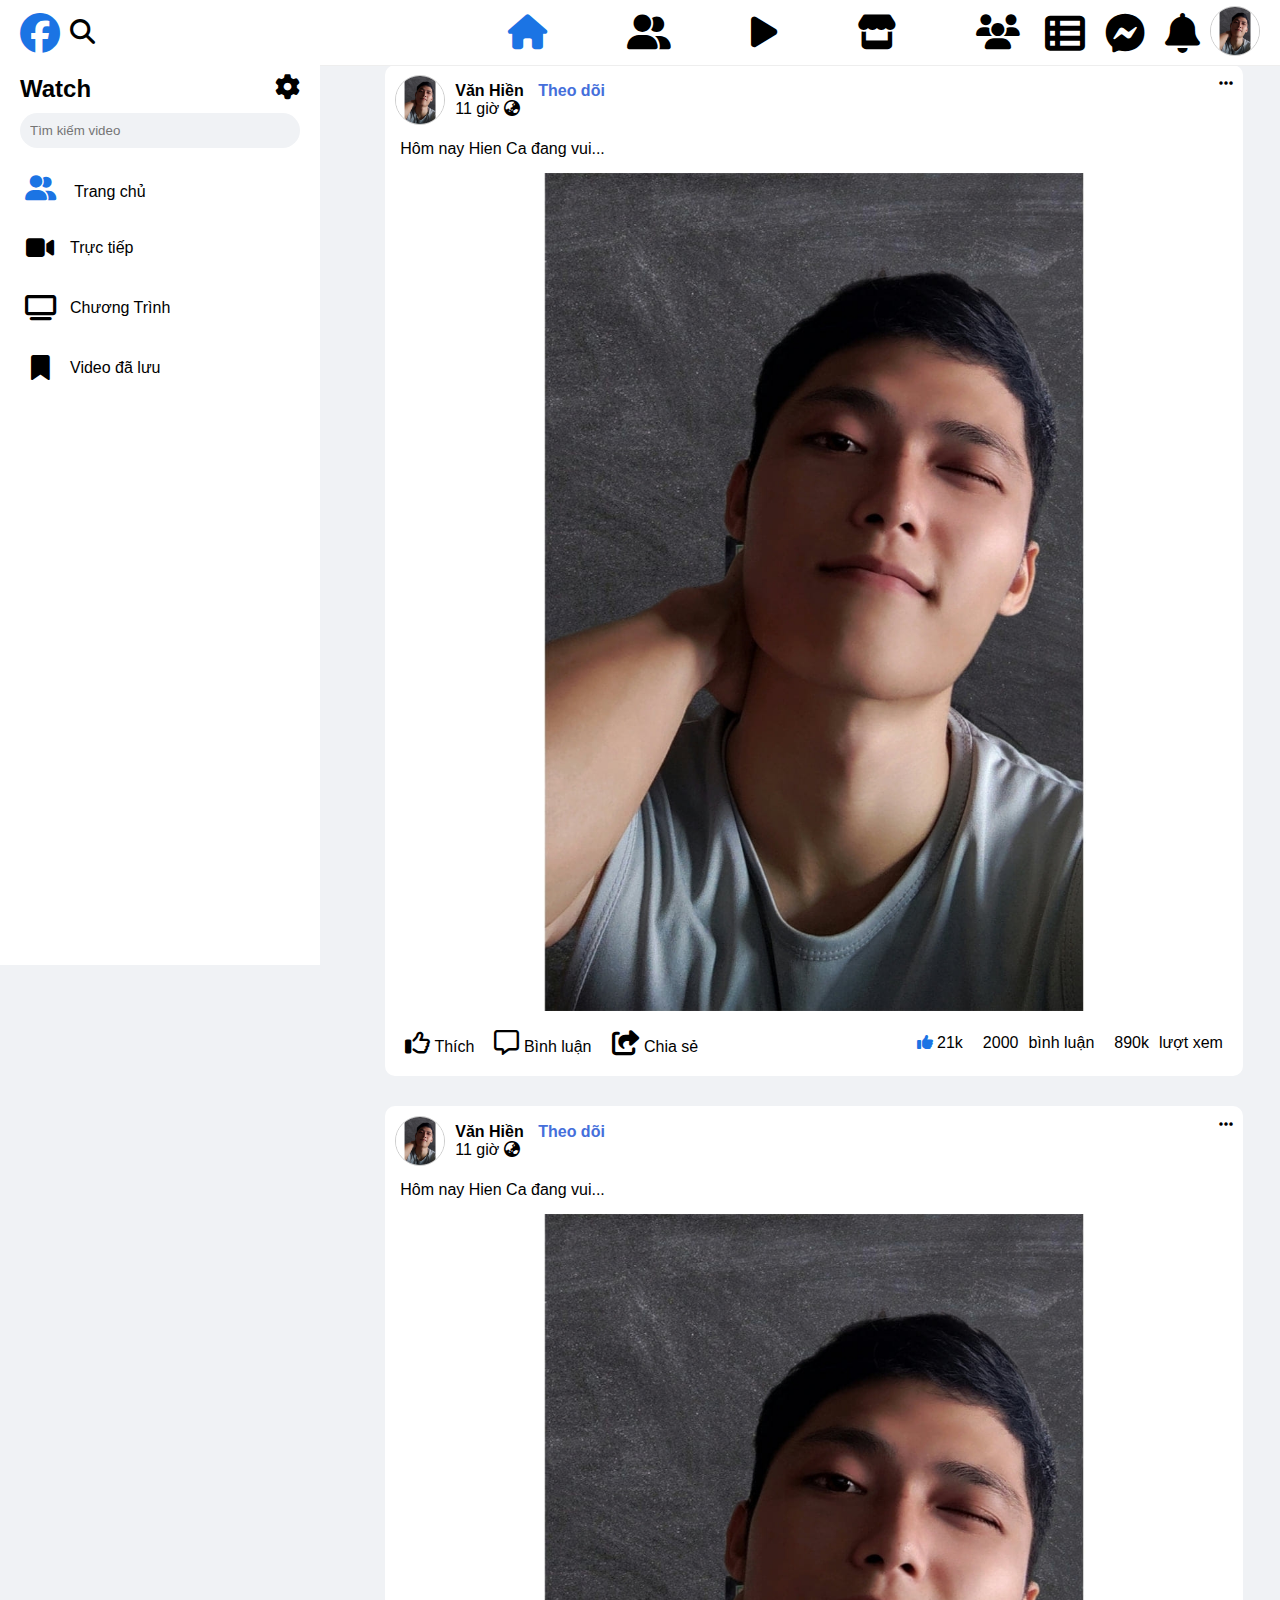
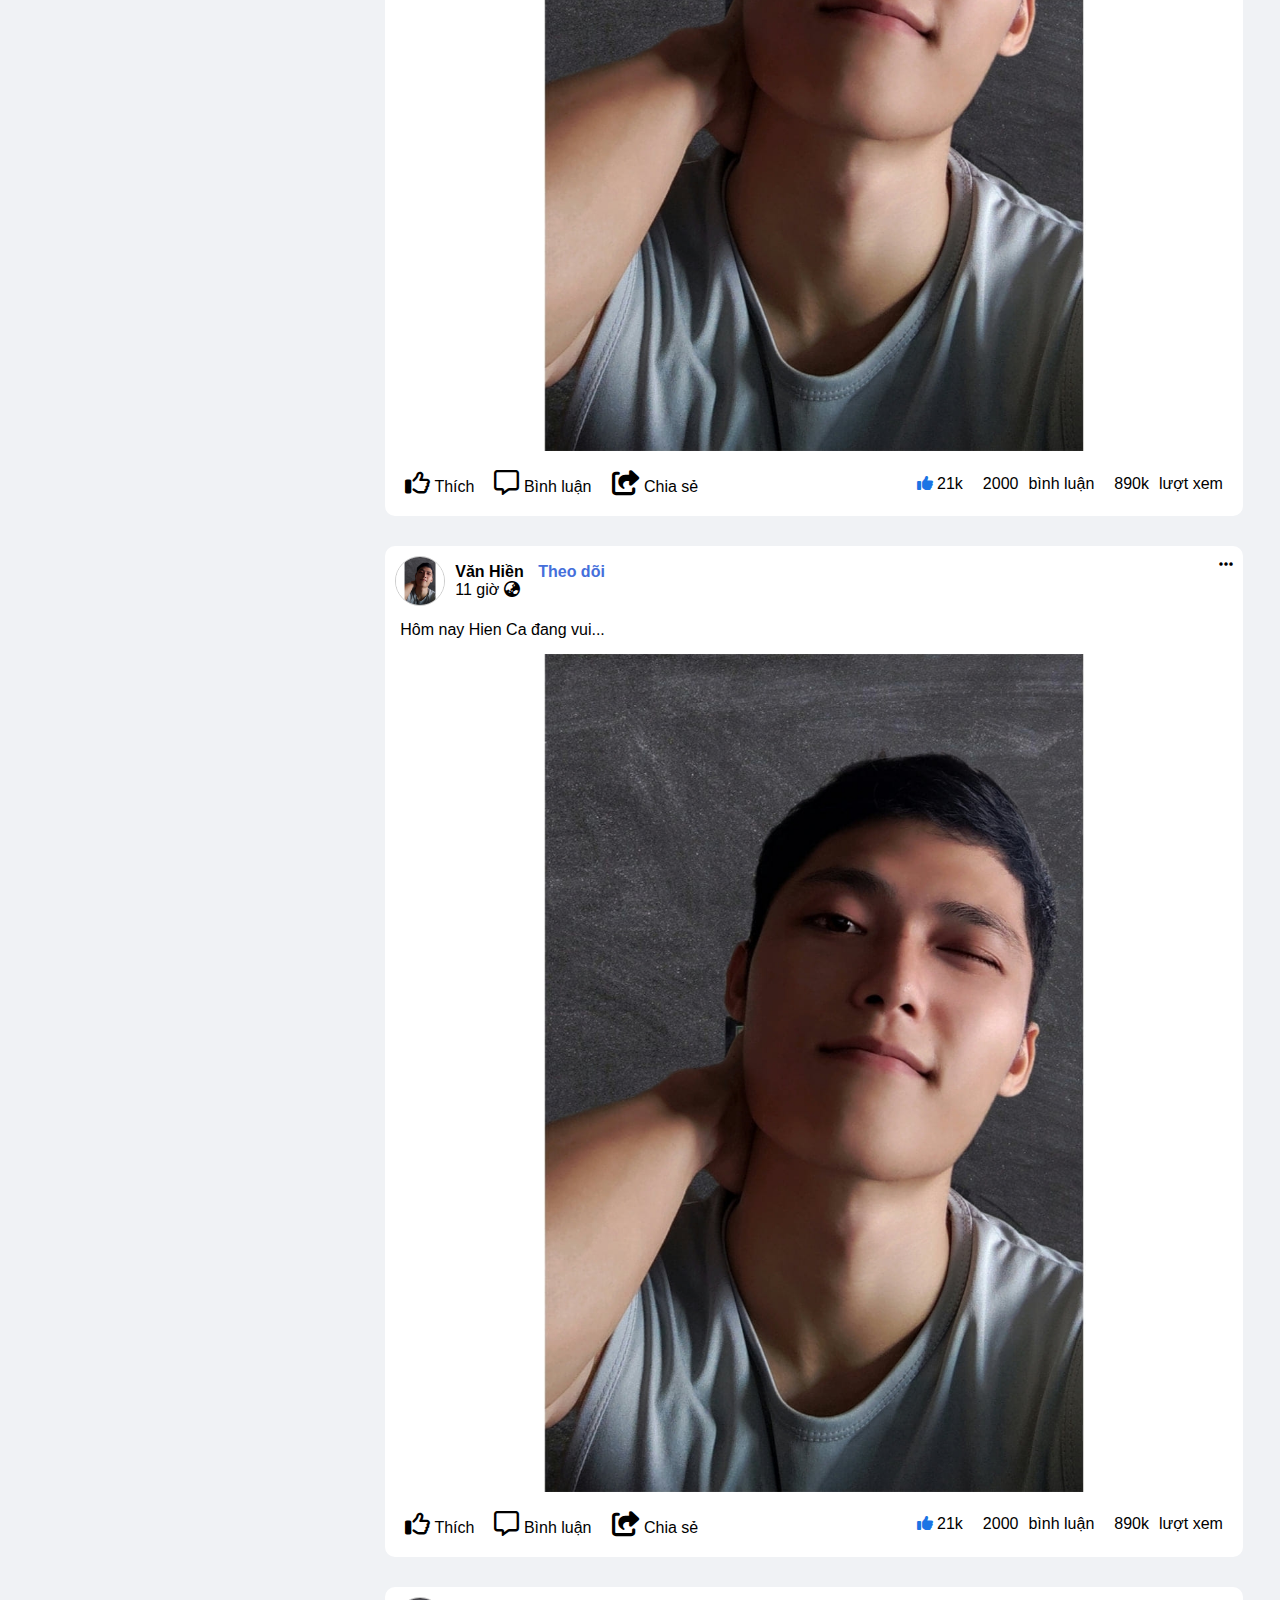
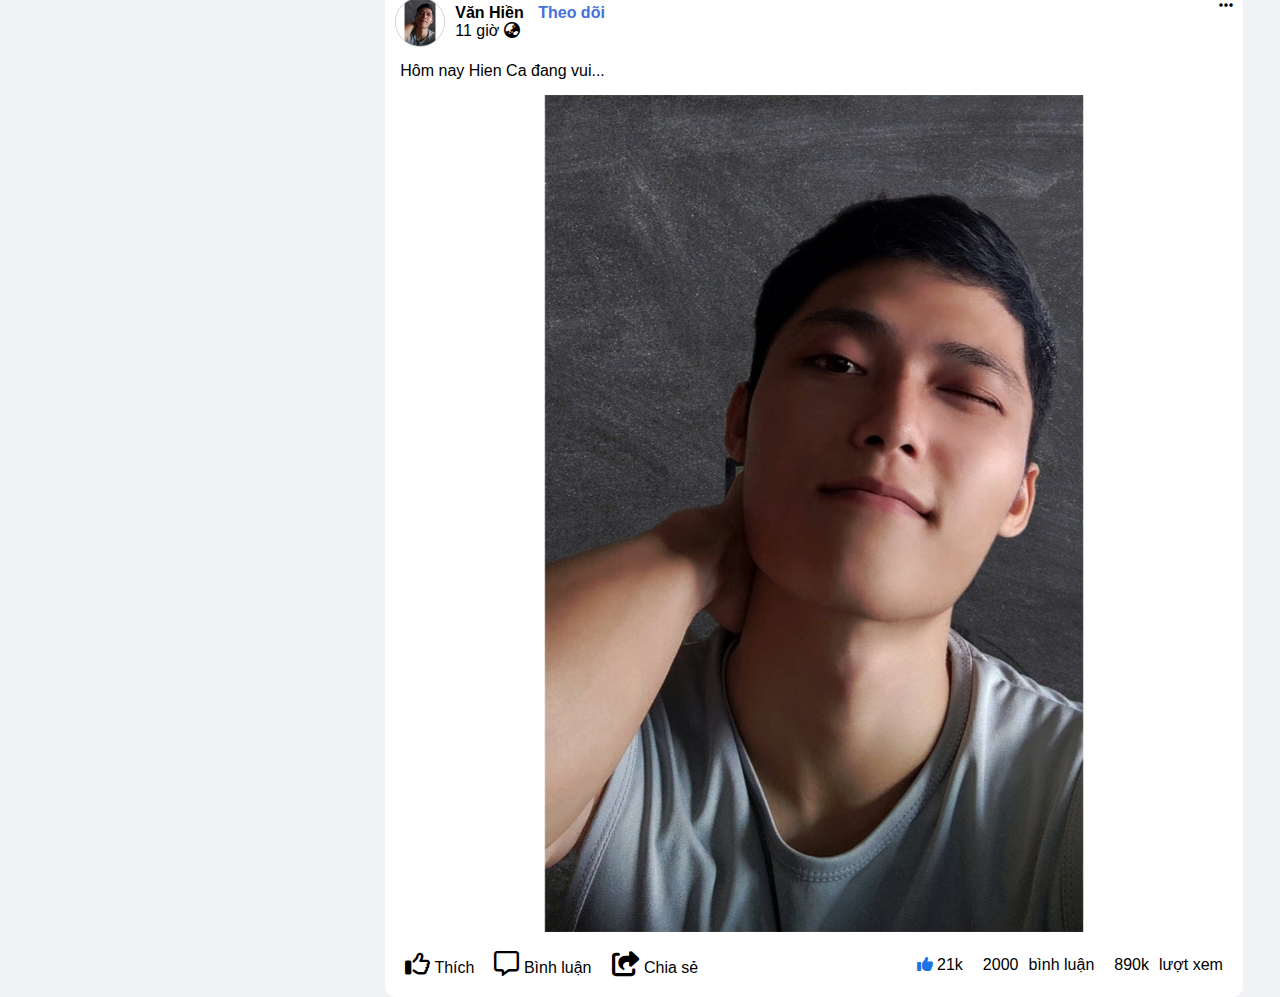
<file: Watch.html>
<!DOCTYPE html>
<html lang="en">

<head>
    <meta charset="UTF-8">
    <meta http-equiv="X-UA-Compatible" content="IE=edge">
    <meta name="viewport" content="width=device-width, initial-scale=1.0">
    <link rel="stylesheet" href="style.css">
    <link rel="stylesheet" href="Friends.css">
    <link rel="stylesheet" href="Watch.css">
    <link rel="stylesheet" href="https://cdnjs.cloudflare.com/ajax/libs/font-awesome/6.2.0/css/all.min.css">
    <title>Facebook</title>
</head>

<body>
    <div class="header">
        <div class="header__left">
            <i class="fab fa-facebook icon icon--blue"></i>
            <span class="groupSearch">
                <i class="fas fa-search icon--md icon--hover mg-left-10"></i>
            </span>
        </div>
        <div class="header__center ">
            <a href="index.html" class="header__center__home">
                <i class="fas fa-home-lg-alt icon icon--bg icon--blue"></i>
            </a>
            <a href="Friends.html" class="header__center__home">
                <i class="fas fa-user-friends icon icon--bg "></i>
            </a>
            <a href="" class="header__center__home">
                <i class="fas fa-play icon icon--bg"></i>
            </a>
            <a href="" class="header__center__home">
                <i class="fas fa-store icon icon--bg"></i>
            </a>
            <a href="" class="header__center__home">
                <i class="fas fa-users icon icon--bg"></i>
            </a>
        </div>
        <div class="header__right">
            <span class="">
                <i class="fas fa-th-list icon icon--p hover"></i>
            </span>
            <span id="messenger" onclick="ToggleMess()" class="messenger">
                <i class="fab fa-facebook-messenger icon icon--p hover"></i>

            </span>
            <span id="notification" onclick="ToggleNoti()" class="notification">
                <i class="fas fa-bell icon icon--p hover"></i>
            </span>
            <span class="">
                <img src="images/nvhh.jpg" alt="" class="avatar-icon icon--hover">
            </span>
        </div>

    </div>
    <div id="messengerBox" class="messengerList hide">
        <div class="messengerList__head ">
            <h2>Chat</h2>
            <div class="groupBtn">
                <i class="fas fa-ellipsis-h icon--md icon-w icon--hover"></i>
                <i class="fas fa-expand-arrows-alt icon--md icon-w icon--hover"></i>
                <i class="fas fa-video icon--md icon-w icon--hover"></i>
            </div>
        </div>
        <div class="groupSearch mg-top-10">
            <input type="text" class="search " placeholder="Tìm kiếm trên Messenger">
        </div>
        <div class="statusPersonal__item mg-top-10">
            <img src="images/nvhh.jpg" alt="" class="avatar-icon icon--hover">
            <div class="groupName">
                <span class="groupName__item__name icon--red">
                    Cưới Vợ Giàu Group </span>
                <div class="groupName_item__time">
                    <span class="name icon--blue">Hien:</span>
                    <span class="mg-left-10px text-light">Haizz mệt mỏi quá đi...</span>
                </div>

            </div>
            <i class="fas fa-bell-slash icon-w iconAbsoluteActiveMess icon--md icon--gray"></i>
        </div>

        <div class="statusPersonal__item mg-top-10">
            <img src="images/nvhh.jpg" alt="" class="avatar-icon icon--hover">
            <div class="groupName">
                <span class="groupName__item__name text--light">
                    Văn Hiền </span>
                <div class="groupName_item__time">
                    <span class="name icon--blue">Văn Hiền:</span>
                    <span class="mg-left-10px text-light">Haizz mệt mỏi quá đi...</span>
                </div>

            </div>
            <i class="fas fa-bell-slash icon-w iconAbsoluteActiveMess icon--md icon--gray"></i>
        </div>

        <div class="statusPersonal__item mg-top-10">
            <img src="images/nvhh.jpg" alt="" class="avatar-icon icon--hover">
            <div class="groupName">
                <span class="groupName__item__name text--light">
                    Mụi Mụi </span>
                <div class="groupName_item__time">
                    <span class="name icon--blue">Tôi:</span>
                    <span class="mg-left-10px text-light">HaHa</span>
                </div>

            </div>
            <i class="far fa-check-circle icon-w iconAbsoluteActiveMess icon--md icon--gray"></i>
        </div>

        <div class="statusPersonal__item mg-top-10">
            <img src="images/nvhh.jpg" alt="" class="avatar-icon icon--hover">
            <div class="groupName">
                <span class="groupName__item__name text--light">
                    Đệ Đệ </span>
                <div class="groupName_item__time">
                    <span class="name icon--blue">Tôi:</span>
                    <span class="mg-left-10px text-light">Tôi đang nghiêm túc đấy</span>
                </div>

            </div>
            <i class="fas fa-check-circle icon-w iconAbsoluteActiveMess icon--md icon--gray"></i>
        </div>


    </div>
    <div id="notificationBox" class="messengerList hide">
        <div class="messengerList__head">
            <h2>Thông báo</h2>
            <div class="groupBtn">
                <i class="fas fa-video icon--md icon-w icon--hover"></i>
            </div>
        </div>
        <div class="messengerList__head__show mg-top-10">
            <span class="messengerList__head__show__item btn__sub--active icon--hover">Tất cả</span>
            <span class="messengerList__head__show__item icon--hover">Chưa đọc</span>
        </div>

        <div class="messengerList__head__history mg-top-10">
            <span class="messengerList__head__history__item icon--hover">Trước đó</span>
            <span class="messengerList__head__history__item icon--blue icon--hover">Xem tất cả</span>
        </div>

        <div class="groupSearch mg-top-10 ">
            <input type="text" class="search w-100" placeholder="Tìm kiếm trên Messenger">
        </div>
        <div class="statusPersonal__item GroupRelative mg-top-10">
            <span class="GroupRelative">
                <img src="images/nvhh.jpg" alt="" class="avatar-icon icon--hover ">
                <i class="fas fa-laugh-squint icon-w iconAbsolute icon--yellow icon--md"></i>
            </span>
            <div class="groupName mg-left-10">
                <span class="groupName__item__name text--light">
                    <span class="text--weight">Hot Girl</span> đã bày tỏ cảm xúc về một video: No Cap.
                </span>
                <div class="groupName_item__time">
                    <span class="mg-left-10px text-light icon--blue">1h trước</span>
                </div>
            </div>
            <i class="fas fa-circle icon-w iconActiveAbsolute"></i>
        </div>
        <div class="statusPersonal__item GroupRelative mg-top-10">
            <span class="GroupRelative">
                <img src="images/nvhh.jpg" alt="" class="avatar-icon icon--hover ">
                <i class="fas fa-birthday-cake icon-w iconAbsolute icon--pink"></i>
            </span>
            <div class="groupName">
                <span class="groupName__item__name text--light">
                    Sinh nhật của <span class="text--weight">Hot Girl</span> vào 01 tháng 01
                </span>
                <div class="groupName_item__time">
                    <span class="mg-left-10px text-light icon--blue">6h trước</span>
                </div>
            </div>
            <i class="fas fa-circle icon-w iconActiveAbsolute"></i>
        </div>
        <div class="statusPersonal__item GroupRelative mg-top-10">
            <span class="GroupRelative">
                <img src="images/nvhh.jpg" alt="" class="avatar-icon icon--hover ">
                <i class="fas fa-user-plus icon-w iconAbsoluteAdd icon--blue"></i>
            </span>
            <div class="groupName">
                <span class="groupName__item__name text--light">
                    <span class="text--weight">Tiểu Bạch</span> đã gửi lời mời kết bạn
                </span>
                <div class="groupName_item__time">
                    <span class="mg-left-10px text-light icon--blue">4 tuần trước</span>
                </div>
                <div class="d-flex mg-top-10">
                    <button class="btn--accept">Xác nhận</button>
                    <button class="btn--delete mg-left-10">Xóa</button>
                </div>
            </div>


            <i class="fas fa-circle icon-w iconActiveAbsolute"></i>
        </div>


    </div>
    <div class="container">
        <div class="container__left">
            <div class="container__left__item--head">
                <h2 class="text-bold">Watch</h2>
                <div>
                    <i class="fas fa-cog icon--md icon--hover"></i>
                </div>
            </div>
            <div class="groupSearch">
                <input type="text" class="search " placeholder="Tìm kiếm video">
            </div>
            <div class="container__left__item mg-top-10">
                <a href="index.html">
                    <i class="fas fa-user-friends icon-w icon--md icon--blue"></i>
                    Trang chủ
                </a>
            </div>
            <div class="container__left__item">
                <i class="fas fa-video icon-w icon--md"></i>
                Trực tiếp
            </div>
            <div class="container__left__item">
                <i class="fas fa-tv icon-w icon--md"></i>
                Chương Trình
            </div>
            <div class="container__left__item">
                <i class="fas fa-bookmark icon-w icon--md "></i>
                Video đã lưu
            </div>

        </div>

        <div class="container__center">
            <div class="container__center__head">
                <div class="">
                    <div class="container__center__head__content">
                        <div class="container__content">
                            <img src="images/nvhh.jpg" alt="" class="avatar-icon icon--hover">
                            <div class="groupName">
                                <span class="groupName__item__name">Văn Hiền</span> <span
                                    class="text--blue mg-left-10 icon--hover">Theo dõi</span>
                                <div class="groupName_item__time">11 giờ <i class="fas fa-globe-asia icon--s"></i></div>
                            </div>
                        </div>
                        <div class="dot"><i class="fas fa-ellipsis-h"></i></div>
                    </div>
                    <p class="title">Hôm nay Hien Ca đang vui...</p>
                </div>
                <div class="container__center__head__content">
                    <img src="images/nvhh.jpg" alt="">
                </div>
                <div class="groupBtn mg-top-10">
                    <div class="groupBtn__content">
                        <div class="groupBtn__item__left">
                            <i class="far fa-thumbs-up icon--md"></i> Thích
                        </div>
                        <div class="groupBtn__item__left">
                            <i class="far fa-comment-alt icon--md"></i></i> Bình luận
                        </div>
                        <div class="groupBtn__item__left">
                            <i class="fas fa-share-square icon--md"></i> Chia sẻ
                        </div>
                    </div>
                    <div class="groupBtn__content">
                        <div class="groupBtn__item">
                            <i class="fas fa-thumbs-up icon--blue"></i></i> 21k
                        </div>
                        <div class="groupBtn__item">
                            <span>2000</span><span class="mg-left-10">bình luận</span>
                        </div>
                        <div class="groupBtn__item">
                            <span>890k</span><span class="mg-left-10">lượt xem</span>
                        </div>
                    </div>
                </div>
            </div>

            <div class="container__center__head mg-top-30">
                <div class="">
                    <div class="container__center__head__content">
                        <div class="container__content">
                            <img src="images/nvhh.jpg" alt="" class="avatar-icon icon--hover">
                            <div class="groupName">
                                <span class="groupName__item__name">Văn Hiền</span> <span
                                    class="text--blue mg-left-10 icon--hover">Theo dõi</span>
                                <div class="groupName_item__time">11 giờ <i class="fas fa-globe-asia icon--s"></i></div>
                            </div>
                        </div>
                        <div class="dot"><i class="fas fa-ellipsis-h"></i></div>
                    </div>
                    <p class="title">Hôm nay Hien Ca đang vui...</p>
                </div>
                <div class="container__center__head__content">
                    <img src="images/nvhh.jpg" alt="">
                </div>
                <div class="groupBtn mg-top-10">
                    <div class="groupBtn__content">
                        <div class="groupBtn__item__left">
                            <i class="far fa-thumbs-up icon--md"></i> Thích
                        </div>
                        <div class="groupBtn__item__left">
                            <i class="far fa-comment-alt icon--md"></i></i> Bình luận
                        </div>
                        <div class="groupBtn__item__left">
                            <i class="fas fa-share-square icon--md"></i> Chia sẻ
                        </div>
                    </div>
                    <div class="groupBtn__content">
                        <div class="groupBtn__item">
                            <i class="fas fa-thumbs-up icon--blue"></i></i> 21k
                        </div>
                        <div class="groupBtn__item">
                            <span>2000</span><span class="mg-left-10">bình luận</span>
                        </div>
                        <div class="groupBtn__item">
                            <span>890k</span><span class="mg-left-10">lượt xem</span>
                        </div>
                    </div>
                </div>
            </div>

            <div class="container__center__head mg-top-30">
                <div class="">
                    <div class="container__center__head__content">
                        <div class="container__content">
                            <img src="images/nvhh.jpg" alt="" class="avatar-icon icon--hover">
                            <div class="groupName">
                                <span class="groupName__item__name">Văn Hiền</span> <span
                                    class="text--blue mg-left-10 icon--hover">Theo dõi</span>
                                <div class="groupName_item__time">11 giờ <i class="fas fa-globe-asia icon--s"></i></div>
                            </div>
                        </div>
                        <div class="dot"><i class="fas fa-ellipsis-h"></i></div>
                    </div>
                    <p class="title">Hôm nay Hien Ca đang vui...</p>
                </div>
                <div class="container__center__head__content">
                    <img src="images/nvhh.jpg" alt="">
                </div>
                <div class="groupBtn mg-top-10">
                    <div class="groupBtn__content">
                        <div class="groupBtn__item__left">
                            <i class="far fa-thumbs-up icon--md"></i> Thích
                        </div>
                        <div class="groupBtn__item__left">
                            <i class="far fa-comment-alt icon--md"></i></i> Bình luận
                        </div>
                        <div class="groupBtn__item__left">
                            <i class="fas fa-share-square icon--md"></i> Chia sẻ
                        </div>
                    </div>
                    <div class="groupBtn__content">
                        <div class="groupBtn__item">
                            <i class="fas fa-thumbs-up icon--blue"></i></i> 21k
                        </div>
                        <div class="groupBtn__item">
                            <span>2000</span><span class="mg-left-10">bình luận</span>
                        </div>
                        <div class="groupBtn__item">
                            <span>890k</span><span class="mg-left-10">lượt xem</span>
                        </div>
                    </div>
                </div>
            </div>

            <div class="container__center__head">
                <div class="">
                    <div class="container__center__head__content">
                        <div class="container__content">
                            <img src="images/nvhh.jpg" alt="" class="avatar-icon icon--hover">
                            <div class="groupName">
                                <span class="groupName__item__name">Văn Hiền</span> <span
                                    class="text--blue mg-left-10 icon--hover">Theo dõi</span>
                                <div class="groupName_item__time">11 giờ <i class="fas fa-globe-asia icon--s"></i></div>
                            </div>
                        </div>
                        <div class="dot"><i class="fas fa-ellipsis-h"></i></div>
                    </div>
                    <p class="title">Hôm nay Hien Ca đang vui...</p>
                </div>
                <div class="container__center__head__content">
                    <img src="images/nvhh.jpg" alt="">
                </div>
                <div class="groupBtn mg-top-10">
                    <div class="groupBtn__content">
                        <div class="groupBtn__item__left">
                            <i class="far fa-thumbs-up icon--md"></i> Thích
                        </div>
                        <div class="groupBtn__item__left">
                            <i class="far fa-comment-alt icon--md"></i></i> Bình luận
                        </div>
                        <div class="groupBtn__item__left">
                            <i class="fas fa-share-square icon--md"></i> Chia sẻ
                        </div>
                    </div>
                    <div class="groupBtn__content">
                        <div class="groupBtn__item">
                            <i class="fas fa-thumbs-up icon--blue"></i></i> 21k
                        </div>
                        <div class="groupBtn__item">
                            <span>2000</span><span class="mg-left-10">bình luận</span>
                        </div>
                        <div class="groupBtn__item">
                            <span>890k</span><span class="mg-left-10">lượt xem</span>
                        </div>
                    </div>
                </div>
            </div>
        </div>
        <script type="text/javascript" src="Javascript/index.js"></script>

</body>

</html>
</file>
<file: style.css>
*{
    margin: 0;
    padding: 0;
    box-sizing: border-box;
}
body{
    font-family: Arial, Helvetica, sans-serif;

}
.btn-active{
    color:#1B74E4;
    border-bottom: 5px solid #1B74E4;
}
.w-100{
    width: 100%;
}
.text-light{
    color:#050505;
    font-weight: 200;
}
.messengerList{
    max-width:20%;
}
.comments.hide,
.hide{
    display:none;
}
.messengerList.hide{
    display:none;
}
.active{
    display:flex;
}
.icon--gray{
    color:#ccc;
}
.icon--md{
    font-size: 25px;
}
.icon--blue{
    color:#1B74E4;
}
.icon--bluee{
    color:	#6699FF
}
.icon--red{
    color:#E73F5A;
}
.icon--pink{
    color:	rgb(239, 132, 149);
}
.icon--green{
    color:#41B35D;
}
.icon--yellow{
    color:#EAB027;
}
.icon--angry{
    color:#E85B08
}
.icon--orange{
    color:#FF6600
}
.icon--hover{
    cursor: pointer;
}
.text-bold{
    font-weight: bold;
}
.d-flex{
    display:flex;
}
.mg-top-10{
    margin-top: 10px;
}
.mg-left-5{
    margin-left: 5px
}
.mg-left-10{
    margin-left: 10px
}
.bd-bt{
    border-bottom: 1px solid #ccc;
}
.p-10{
    padding: 10px;
}
.header{
    display:flex;
    justify-content: space-between;
    border-bottom: 1px solid #eee;
    align-items: center;
    padding:0 20px;
    position:fixed;
    z-index: 2;
    background-color:#fff;
    width: 100%;
}
.header__left{
    width: 20%;
    display: flex;
    align-items: center;
}
.text--weight{
    color:#2C2C2C;
}
.text--light{
    color:#7C7C7C;
}
.text--blue{
    color:#456FDB;
    font-weight: bold;
}
.header__center__home{
    border-radius: 10px;
}
.hover{
    border-radius: 10px;
}
.hover:hover{
    cursor: pointer;
    background-color:#F0F2F5;
    opacity: 0.7;

}
.icon-bg-left{
    color:#39B9BC;
}
.icon{
    font-size: 40px;
}
.icon:hover{
    cursor: pointer;
}
.icon--bg{
    font-size: 35px;
    padding: 10px 40px;
    margin: 5px 0;
    
}
.icon--p{
    padding: 10px;
}
a{
    text-decoration: none;
    color: #000;
}
.header__center{
    display:flex;
    justify-content: space-evenly;
    width: 60%;
    padding:0 200px;
}
.search{
    border-radius:25px;
    padding: 10px;
    margin-left: 10px;
    min-width: 280px;
    border: none;
    background-color:#F0F2F5;
    outline: none;
}
.header__right{
    width: 20%;
    display:flex;
    justify-content:flex-end;
    align-items: center;
}
.groupSearch{
    padding-right: 20px;
}
.messenger{
    position: relative;
}
.messengerList{
    display: inline-block;
    box-shadow: rgba(0, 0, 0, 0.05) 0px 6px 24px 0px, rgba(0, 0, 0, 0.08) 0px 0px 0px 1px;
    position: fixed;
    z-index: 3;
    right: 20px;
    top: 60px;
    background-color:#fff;
    padding:10px;
    min-width: 400px;;
    border-radius: 10px;
    height:90%;
    overflow-y: scroll;
}
.messengerList__head{
    display:flex;
    justify-content: space-between;
    align-items: center;
}
.container__center
.groupName{
    max-width: 100%;
}

.messengerList__head__history{
    display:flex;
    justify-content: space-between;
}
.messengerList__head__show__item{
    display: inline-block;
    padding: 10px;
    border-radius: 25px;
    min-width: 100px;
    text-align: center;
}
.messengerList__head__show__item:hover{
    cursor: pointer;
}
.btn__sub--active{
    background-color:#F0F2F5;
}


.container{
    display: flex;
    background-color: #F0F2F5;
    padding-top: 20px;
    position: relative;
    top: 65px;
}
.container__left{
    position:fixed;
    z-index: 2;
    padding:0 10px;
    background-color:#F0F2F5;
    height: auto;
    width: 25%;
     
}
.container__left__item{
    display:flex;
    align-items: center;
    height: 60px;
}
.container__left__item:hover,
.friendsActive__head__body__item:hover{
    background-color:#ccc;
    cursor: pointer;
    border-radius: 10px;
}
.icon-w{
    min-width: 60px;
    text-align: center;
}
.container__center{
    margin: auto;
    width: 40%;
    
}
.container__center_item{
    background-color: #fff;
    border-radius: 10px;
    padding:10px;
    margin-bottom: 20px;
}
.container__center__head{
    margin-top: 10px;
    border-radius: 5px;
    width: 100%;
    border-radius: 50px;
    padding-bottom: 10px;
}

.content__head{
    display:flex;
    justify-content:space-evenly;
    border-bottom: 1px solid #ccc;
}

.btn-text{
    display: inline-block;
    min-width: 200px;
    padding: 10px;
    text-align:center;
    margin-bottom:5px;
    border-radius:10px;
}
.btn-text:hover{
    cursor: pointer;
    background-color:#F0F2F5;
}
.content__body{
    display:flex;
    margin-top: 10px;
    overflow: hidden;
}
.content__body__item{
    position: relative;
    border-radius: 10px;
    padding: 5px;
    margin: 0 5px;
    box-shadow: rgba(0, 0, 0, 0.05) 0px 6px 24px 0px, rgba(0, 0, 0, 0.08) 0px 0px 0px 1px;
}
.icon-avatar{
    width: 50px;
    border-radius: 50%;
    border: 5px solid #166ADA;
    position: absolute;
    left: 10px;
    top: 10px;
}
.avatar-story{
    width: 100%;
    height: 100%;
    max-width: 150px;
}
.text-absolute{
    position: absolute;
    left: 20px;
    bottom: 10px;
    color: #fff;
    font-weight: 300;
    font-size: 14px;
}
.avatar{
    width:150px;
}
.text{
    padding:10px;
    margin-top: 10px;
    text-align:center;
    background-color:#fff;
}
.iconPlus{
    position: absolute;
    z-index: 1;
    bottom: 40px ;
    left: 60px;
    color: #fff;
    font-size: 20px;
    border: 5px solid #fff;
    border-radius: 50%;
    background-color:#1876F2;
    width: 40px;
    text-align: center;
}
.iconPlus:hover{
    cursor: pointer;
}
.avatar-icon{
    width:50px;
    height: 50px;
    border-radius: 50%;
    border: 1px solid #ccc; 
}

.write-status{
    width: 100%;
    margin-left: 10px;
    border-radius: 25px;
    background-color:#F0F2F5;
    padding-left: 20px;
    font-size: 20px;
    border: none;
    outline: none;
}
.uploadStatus{
    padding:10px 0;
    display:flex;
    justify-content: space-evenly;
    align-items: center;

}
.uploadStatus__item{
    display:flex;
    align-items: center;
    padding: 10px;
    border-radius: 10px;
}
.uploadStatus__item:hover{
    cursor: pointer;
    background-color:#F0F2F5;
}
.statusPersonal{
    display:flex;
}
.comments{
    display:flex;
    align-items: center;
}
.comments__item{
    background-color:#F0F2F5;
    padding: 15px;
    border-radius: 20px;
}
.name{
    font-weight:bold;
}
.statusPersonal__items{
    display:flex;
    justify-content: space-between;

}
.groupName{
    margin-left: 10px;
    overflow: hidden;
}
.statusPersonal__item{
    display:flex;
    padding: 10px;
    position: relative;
    border-radius: 10px;
}
.statusPersonal__item:hover{
    cursor: pointer;
    background-color:#F0F2F5;
}
.groupName__item__name{
    font-weight: bold;
}
.groupName_item__time{

}
.statusText{
    margin-top: 10px;
}
.statusContent{
    min-height: 400px;
    background-color: #165348;
}

.text-center{
    display:flex;
    justify-content: center;
    align-items: center;
    color: #fff;
    font-size:50px;
}
.interactive{
    display:flex;
    justify-content:space-between;

}
.groupInteraction{
    display:flex;
}

.interactiveBtn{
    display:flex;
    justify-content:space-between;
    align-items: center;
}
.interactiveBtn__item{
    
    padding: 10px 50px;
    border-radius: 10px;
}
.interactiveBtn__item:hover{
    background-color:#F0F2F5;
    cursor: pointer;
}



.container__right{
    right: 0;
    position:fixed;
    padding: 0 10px;
    background-color:#F0F2F5;
    height: auto;
    width: 25%;

}

.Birthday:hover{
    background-color:#F0F2F5;
    cursor: pointer;
    border-radius:10px;
}
.birthday__item{
    display:flex;
    align-items: center;
}
.friendsActive__head{
    display:flex;
    justify-content:space-between;
    align-items: center;
}
.friendsActive__head__item:hover{
    cursor: pointer;
}
.friendsActive__head__body__item{
    display:flex;
    align-items: center;
    padding: 5px;
}
.group__item{
    position: relative;
}
.iconActive{
    position: absolute;
    bottom: 0 ;
    right: 0;
    font-size: 15px;
    color:#2F9A48;
}
.GroupRelative{
    position: relative;
    
}
.iconAbsolute{
    position: absolute;
    bottom: 0px ;
    right: -25px;
    font-size: 25px;
}
.iconAbsoluteAdd{
    position: absolute;
    bottom: 40px ;
    right: -30px;
    font-size: 25px;
}
.iconActiveAbsolute{
    position: absolute;
    bottom: 30px ;
    right: -15px;
    font-size: 15px;
    color:#1876F2;
}
.iconAbsoluteActiveMess{
    position: absolute;
    bottom: 30px ;
    right: -15px;
    font-size: 25px;
}
.btn--accept{
    background-color: #1A6ED8;
    color: #fff;
    padding: 10px;
    border-radius: 8px;
    width: 50%;
    border: none;
    font-weight: 700;
}
.btn--delete{
    background-color: #ccc;
    color: #fff;
    padding: 10px;
    border-radius: 8px;
    width: 50%;
    margin: 5px 5px;
    border: none;
    font-weight: 700;

}
.btn--accept:hover,
.btn--delete:hover{
    cursor: pointer;
    opacity: 0.7;
}
.absolute__Item{
    width: 100%;
    position: absolute;
    bottom: 0px ;
    right: 0px;
    border-bottom: 4px solid #1876F2;
    border-radius: 10px;
}
</file>
<file: Friends.css>
*{
    padding: 0;
    margin: 0;
    box-sizing: border-box;
}
body{
    font-family: Arial, Helvetica, Arial, Helvetica, sans-serif;
}
.container__center .mg-top-30{
    margin-top:30px;
    margin-bottom: 30px;
}
.container{
    padding-top: 0;
}
.container__left{
    background-color: #fff;
    height: 100%;
    width: 25%;
    
}
.container__left__item--head{
    display: flex;
    justify-content: space-between;
    padding:10px
}
.container__center{
    margin-left: 10%;
    width: 65%;
    

}
.container__center__head{
    background-color: #fff;
    margin-left:30%;
    margin-top: 0;
    padding: 10px;
    border-radius: 10px;
}
.title{
    margin: 10px 0;
    padding: 5px;
}

.acceptFriendGroup,
.friendSuggestionGrouP{
    display: flex;
    align-items: center;
    justify-content: space-evenly;
    position: relative;
    flex-wrap: wrap;

}
.acceptFriendGroup__item,
.friendSuggestionGrouP__item{
    max-width: 20%;
    text-align: center;
    margin: 5px;   
    border-radius: 10px;
    box-shadow: rgba(0, 0, 0, 0.05) 0px 6px 24px 0px, rgba(0, 0, 0, 0.08) 0px 0px 0px 1px;
}
.acceptFriendGroup__item__content,
.friendSuggestionGrouP__item{
    padding: 10px; 
}
.avatar{
    width: 100%;
}
img:hover{
    cursor: pointer;
}
.name{
    margin: 10px 0;
    text-align: left;
    font-weight: bold;
}
.btn--accept{
    background-color: #1A6ED8;
    color: #fff;
    padding: 10px;
    border-radius: 8px;
    width: 100%;
    border: none;
    font-weight: 700;
}
.btn--delete{
    background-color: #ccc;
    color: #fff;
    padding: 10px;
    border-radius: 8px;
    width: 100%;
    margin: 5px 0;
    border: none;
    font-weight: 700;

}
.btn--accept:hover,
.btn--delete:hover{
    cursor: pointer;
    opacity: 0.7;
}
</file>
<file: InfomationDetial.css>
*{
    padding: 0;
    margin: 0;
    box-sizing: border-box;
}
.text-large{
    font-size:40px;
    font-weight:bold
}
.App{
    text-align: center;
    background-color: #F0F2F5;

}
.App__head{
    background-color: #fff;
    margin-bottom:20px;
    padding: 0 250px;
    padding-bottom: 20px;
}

.personalAvatar__Main{
    width: 1200px;
    height: 600px;
    border-radius:10px;
    box-shadow: rgba(0, 0, 0, 0.05) 0px 6px 24px 0px, rgba(0, 0, 0, 0.08) 0px 0px 0px 1px;
}
.btnUpdateAbsolute{
    position: absolute;
    background-color: #fff;
    bottom: 20px;
    right: 50px;
    width: 200px;
    padding:10px 0;
    border-radius:10px;
    box-shadow: rgba(0, 0, 0, 0.05) 0px 6px 24px 0px, rgba(0, 0, 0, 0.08) 0px 0px 0px 1px;
}
.App__head__update{
    display: flex;
    justify-content:space-between;
    align-items: center;
}
.groupPersonal{
    display: flex;
    align-items: center;
}
.group__friendInfo{
    opacity: 0.8;
}
.groupPersonal__item{
    text-align: left;
    margin-left: 20px
}
.App__head__update__item{
}
.group__friendAvatar{
}
.personalAvatar img{
    height: 300px;
    width: 300px;
    border-radius: 50%;
    box-shadow: rgba(0, 0, 0, 0.05) 0px 6px 24px 0px, rgba(0, 0, 0, 0.08) 0px 0px 0px 1px;
    border:10px solid rgb(7, 101, 253);
}
.iconAbsolutee{
    position: absolute;
    right: 20px;
    bottom:10px;
    font-size: 50px;
    border-radius: 50px;
    background-color: #ccc;
    width: 60px;
}
.btn-addStory{
    background-color: #1A6ED8;
    padding:20px;
    color: #fff;
    border-radius:10px;
}
.btn-updatePersonalPage{
    background-color: #D8DADF;
    padding:20px;
    color: #000;
    border-radius:10px;

}
.btn-addStory:hover,
.btn-updatePersonalPage:hover{
    cursor: pointer;
    opacity: 0.7;
}


.App__head__groupBtn{
    text-align:left;
    padding:10px 0;
}
.btn__item{
    padding: 20px;
    border-radius:10px;

}
.btn__item:hover{
    background-color:#F2F2F2;
    cursor: pointer;
}
.App__content__main{
    text-align:center;
}
.App__content{
    display: flex;
}
.App__content__main{
   display: flex;
   align-items: center;
   justify-content:space-evenly;
}
.App__content__left{
    width: 500px;
    display:inline-block;
    text-align: left;
}
.Introduction,
.ImageList,
.Friends,
.App__content__right__item{
    background-color: #fff;
    padding:20px;
    border-radius:10px;
}
.mg-left-20{
    margin-left:20px;
}
.App__content__right{
    text-align: left;
    width: 700px;
    display:inline-block;


}
.App__content__right__item{
   

}
.Introduction__btn{
    background-color:#E4E6EB;
    padding:10px;border-radius:10px;
    text-align:center;
}
.Introduction__btn:hover{
    cursor: pointer;
    opacity: 0.7;
}
.ImageList__head{
    display:flex;
    justify-content:space-between;
    align-items: center;
}
.ImageList__body__item{
    width: 150px;
    box-shadow: rgba(0, 0, 0, 0.05) 0px 6px 24px 0px, rgba(0, 0, 0, 0.08) 0px 0px 0px 1px;
    border-radius:10px;
}
.Friend__head{
    display:flex;
    justify-content:space-between;
    align-items: center;
}
.Friend__body{
    display:flex;
    align-items: center;
    justify-content:space-evenly;
    flex-wrap: wrap;
    text-align:center;
    margin-top: 5px;

}
.Friend__body__item{
    width: 200px;
    box-shadow: rgba(0, 0, 0, 0.05) 0px 6px 24px 0px, rgba(0, 0, 0, 0.08) 0px 0px 0px 1px;
    border-radius:10px;
    margin-top: 5px;
}
.friend__img {
    height: 200px;

}
.App__content__right__item__head{
    display:flex;
    justify-content:space-between;
}
.bd-bottom{
    border-bottom: 1px solid #ccc;
}
.bd__bottom{
    padding-bottom: 20px;

}
</file>
<file: Watch.css>
*{
    padding: 0;
    margin: 0;
    box-sizing: border-box;

}
.container__center{
    position: relative;
    width: 67%;
}
.container__center__head__content{
    display:flex;
    justify-content: space-between;
}

.container__content{
    display:flex;
    align-items: center;
}
img{
    width:100%;
}
.groupBtn{
    display:flex;
    justify-content: space-between;
}
.groupBtn__content{
    display:flex;
    align-items: center;
}

.groupBtn__item{
    padding: 10px;
}
.groupBtn__item__left{
    padding: 10px;
    border-radius: 10px;;
}
.groupBtn__item__left:hover{
    cursor: pointer;
    background-color: #ccc;
}
</file>
